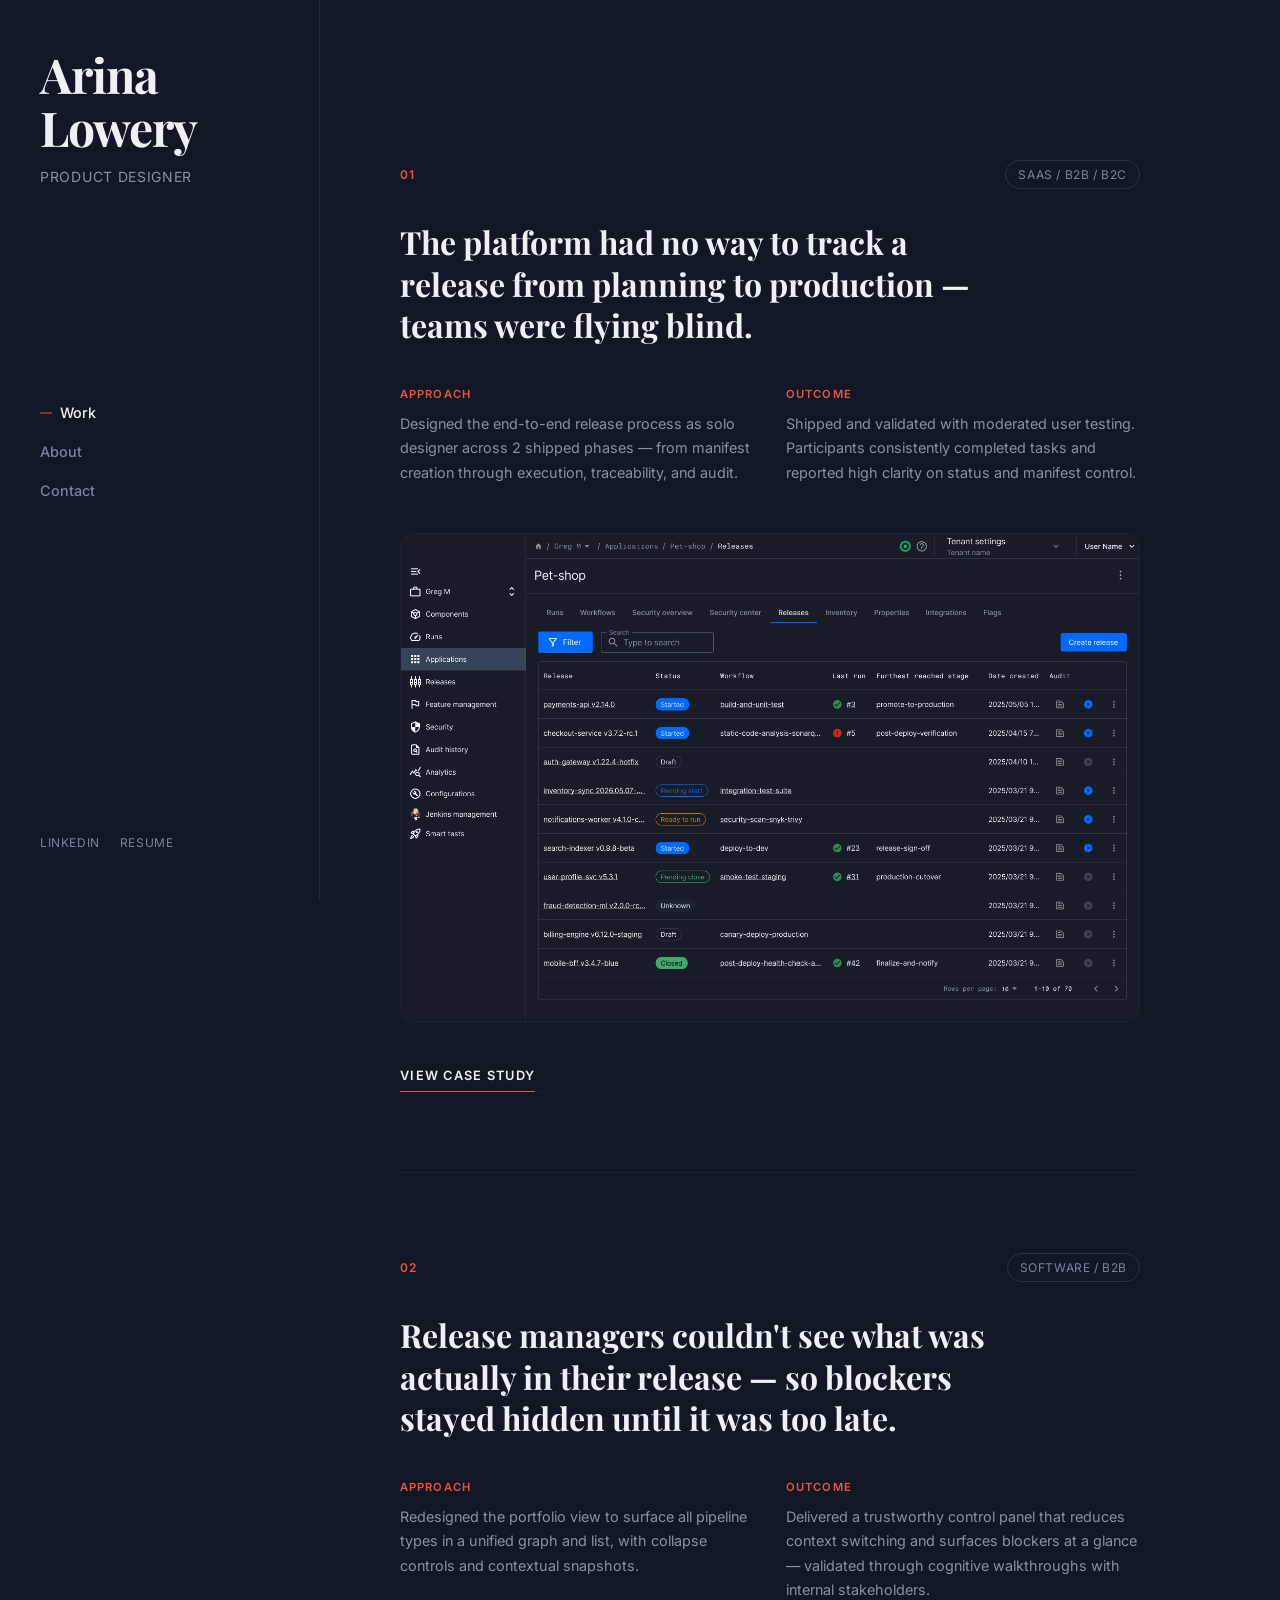
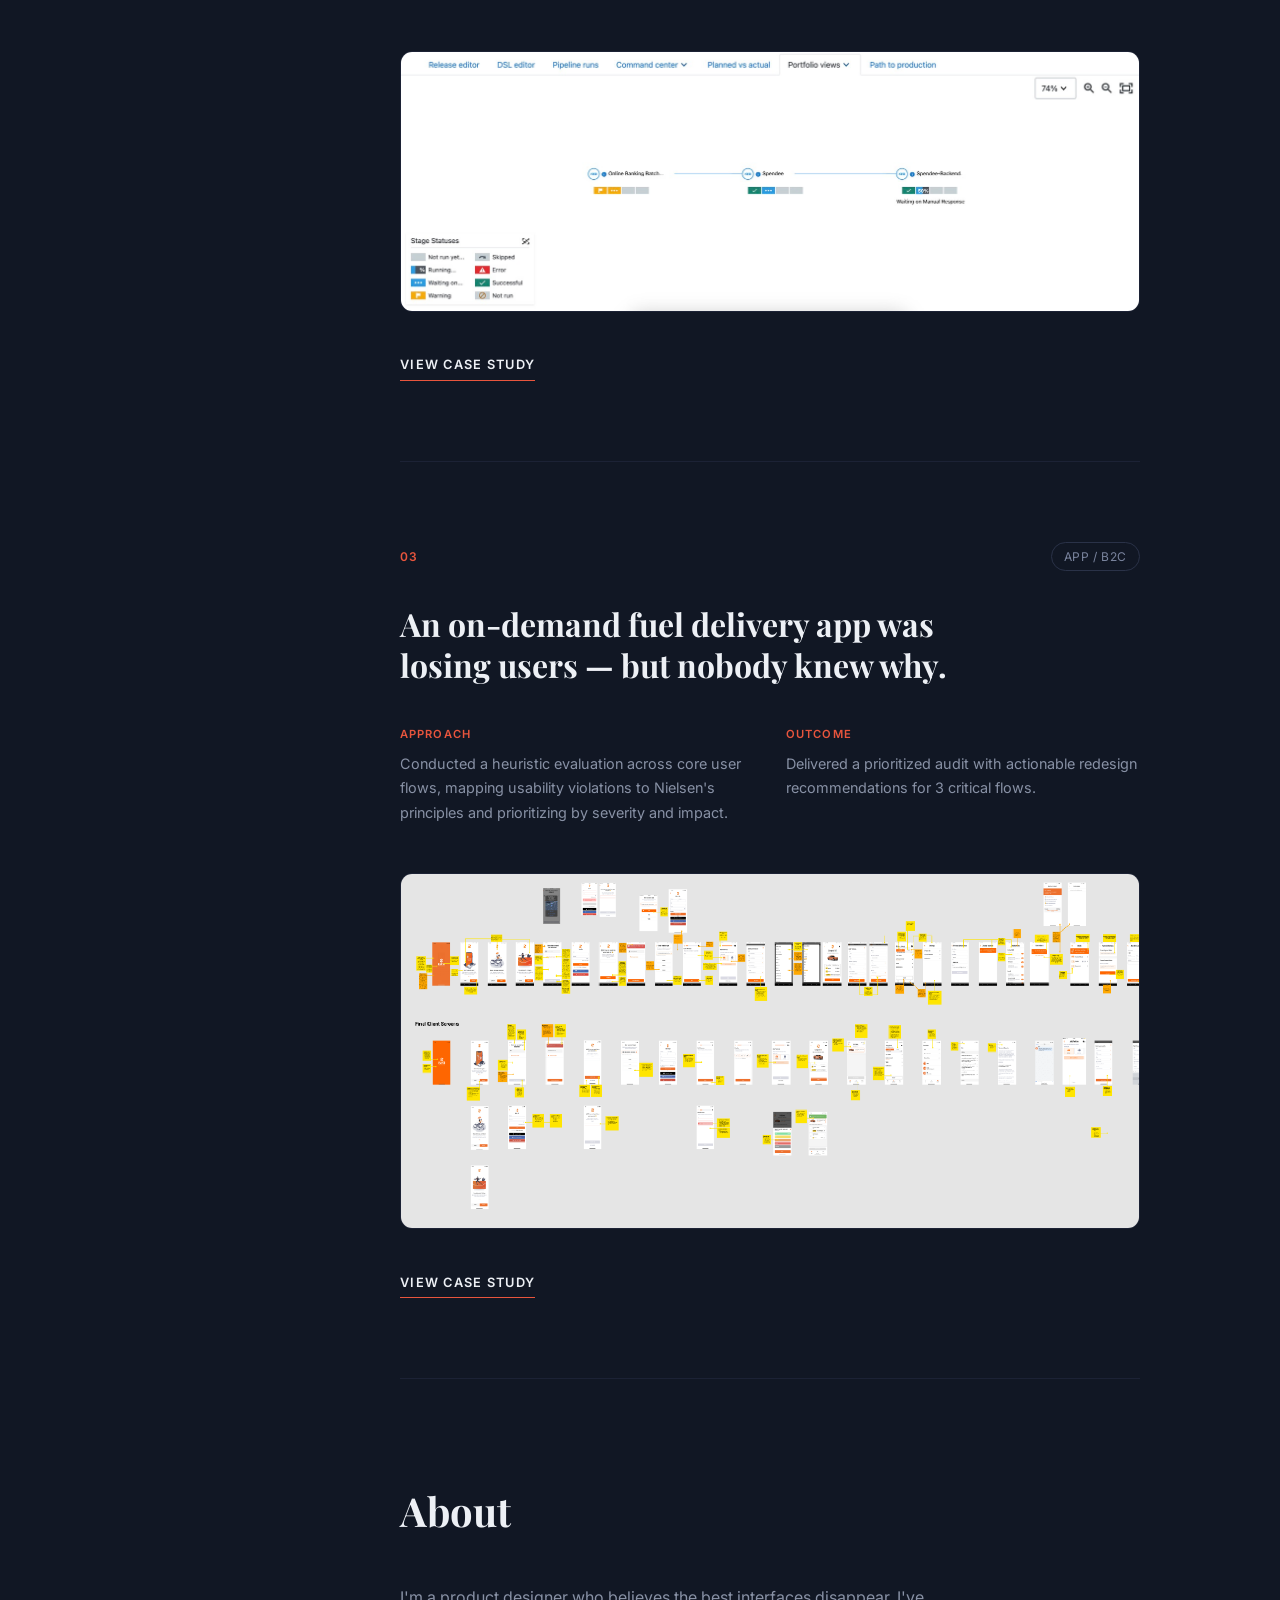
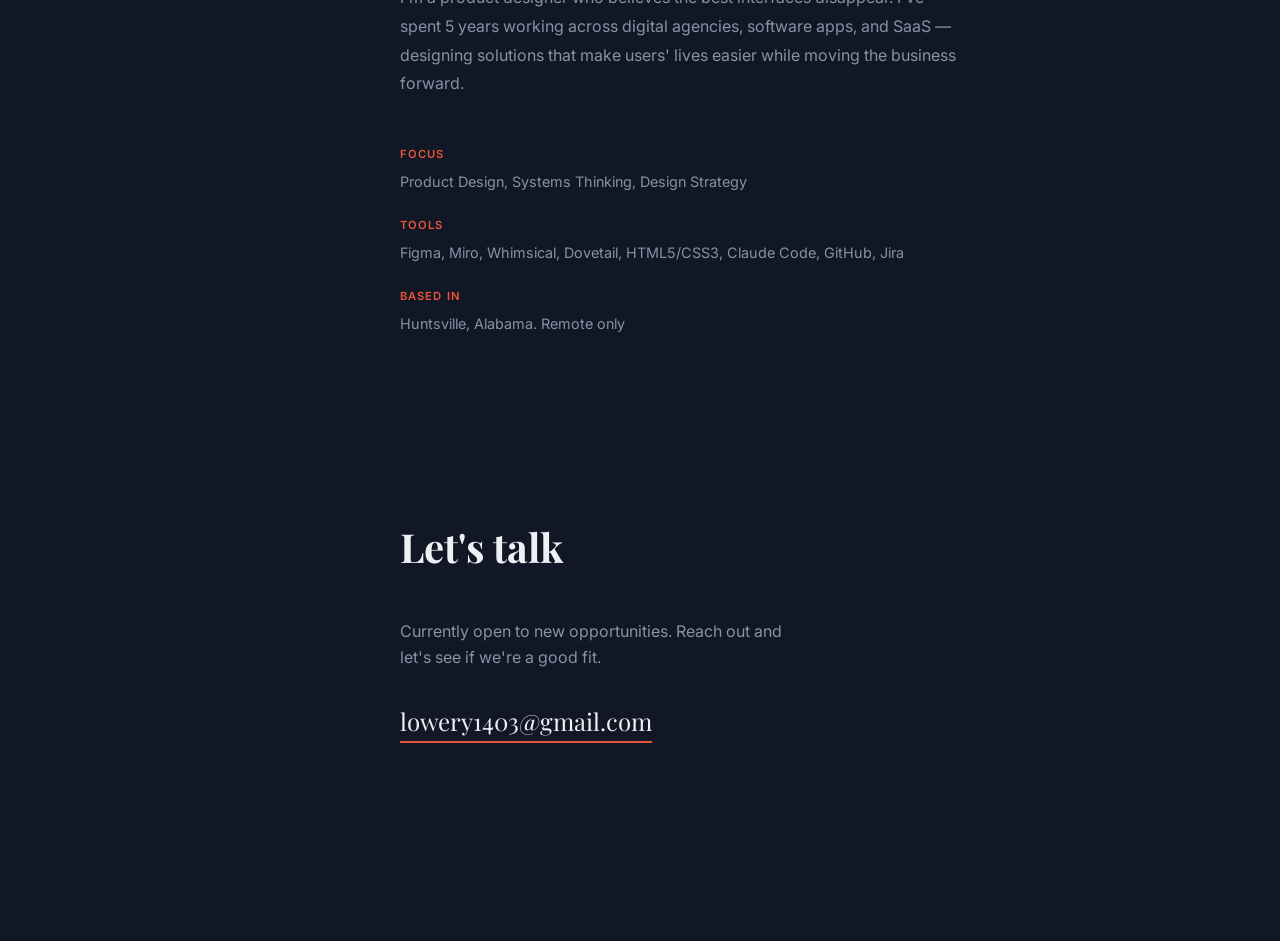
<file: index.html>
<!DOCTYPE html>
<html lang="en">
<head>
  <meta charset="UTF-8">
  <meta name="viewport" content="width=device-width, initial-scale=1.0">
  <title>Arina Lowery — Product Designer</title>
  <link rel="icon" type="image/png" href="favicon.png">
  <link rel="stylesheet" href="styles.css">
  <link rel="preconnect" href="https://fonts.googleapis.com">
  <link rel="preconnect" href="https://fonts.gstatic.com" crossorigin>
  <link href="https://fonts.googleapis.com/css2?family=Inter:wght@300;400;500;600;700&family=Playfair+Display:wght@700&display=swap" rel="stylesheet">
</head>
<body>

  <!-- Fixed Left Panel -->
  <aside class="sidebar">
    <div class="sidebar-content">
      <h1 class="name">Arina<br>Lowery</h1>
      <p class="role">Product Designer</p>
      <nav class="nav">
        <a href="#work" class="nav-link active">Work</a>
        <a href="#about" class="nav-link">About</a>
        <a href="#contact" class="nav-link">Contact</a>
      </nav>
      <div class="sidebar-footer">
        <a href="https://www.linkedin.com/in/arina-lowery-721134218/" class="social-link">LinkedIn</a>
        <a href="resume.arina.lowery.pdf" class="social-link">Resume</a>
      </div>
    </div>
  </aside>

  <!-- Scrollable Right Panel -->
  <main class="content" id="work">

    <!-- Project 1 -->
    <section class="project" data-accent="1">
      <div class="project-header">
        <span class="project-number">01</span>
        <span class="project-tag">SaaS / B2B / B2C</span>
      </div>
      <h2 class="project-problem">The platform had no way to track a release from planning to production — teams were flying blind.</h2>
      <div class="project-summary">
        <div class="summary-item">
          <span class="summary-label">Approach</span>
          <p>Designed the end-to-end release process as solo designer across 2 shipped phases — from manifest creation through execution, traceability, and audit.</p>
        </div>
        <div class="summary-item">
          <span class="summary-label">Outcome</span>
          <p>Shipped and validated with moderated user testing. Participants consistently completed tasks and reported high clarity on status and manifest control.</p>
        </div>
      </div>
      <div class="project-visual">
        <a href="release.html"><img class="project-image" src="images/release/portfolio-release-list.png" alt="Application Release list view"></a>
      </div>
      <a href="release.html" class="project-cta">View Case Study</a>
    </section>

    <!-- Project 2 -->
    <section class="project" data-accent="2">
      <div class="project-header">
        <span class="project-number">02</span>
        <span class="project-tag">Software / B2B</span>
      </div>
      <h2 class="project-problem">Release managers couldn't see what was actually in their release — so blockers stayed hidden until it was too late.</h2>
      <div class="project-summary">
        <div class="summary-item">
          <span class="summary-label">Approach</span>
          <p>Redesigned the portfolio view to surface all pipeline types in a unified graph and list, with collapse controls and contextual snapshots.</p>
        </div>
        <div class="summary-item">
          <span class="summary-label">Outcome</span>
          <p>Delivered a trustworthy control panel that reduces context switching and surfaces blockers at a glance — validated through cognitive walkthroughs with internal stakeholders.</p>
        </div>
      </div>
      <div class="project-visual">
        <a href="pipeline.html"><img class="project-image" src="images/pipeline/CLs6OTUf38B1YPoI.webp" alt="Pipeline visibility portfolio view redesign"></a>
      </div>
      <a href="pipeline.html" class="project-cta">View Case Study</a>
    </section>

    <!-- Project 3 -->
    <section class="project" data-accent="3">
      <div class="project-header">
        <span class="project-number">03</span>
        <span class="project-tag">APP / B2C</span>
      </div>
      <h2 class="project-problem">An on-demand fuel delivery app was losing users — but nobody knew why.</h2>
      <div class="project-summary">
        <div class="summary-item">
          <span class="summary-label">Approach</span>
          <p>Conducted a heuristic evaluation across core user flows, mapping usability violations to Nielsen's principles and prioritizing by severity and impact.</p>
        </div>
        <div class="summary-item">
          <span class="summary-label">Outcome</span>
          <p>Delivered a prioritized audit with actionable redesign recommendations for 3 critical flows.</p>
        </div>
      </div>
      <div class="project-visual">
        <a href="ezfill.html"><img class="project-image" src="images/ezfill/cjhn9gxMWE93QFs5.png" alt="Figma analysis board showing EzFill heuristic evaluation"></a>
      </div>
      <a href="ezfill.html" class="project-cta">View Case Study</a>
    </section>

    <!-- About Section -->
    <section class="about-section" id="about">
      <h2 class="section-title">About</h2>
      <div class="about-content">
        <p class="about-text">I'm a product designer who believes the best interfaces disappear. I've spent 5 years working across digital agencies, software apps, and SaaS — designing solutions that make users' lives easier while moving the business forward.</p>
        <div class="about-details">
          <div class="detail-group">
            <span class="detail-label">Focus</span>
            <p>Product Design, Systems Thinking, Design Strategy</p>
          </div>
          <div class="detail-group">
            <span class="detail-label">Tools</span>
            <p>Figma, Miro, Whimsical, Dovetail, HTML5/CSS3, Claude Code, GitHub, Jira</p>
          </div>
          <div class="detail-group">
            <span class="detail-label">Based in</span>
            <p>Huntsville, Alabama. Remote only</p>
          </div>
        </div>
      </div>
    </section>

    <!-- Contact Section -->
    <section class="contact-section" id="contact">
      <h2 class="section-title">Let's talk</h2>
      <p class="contact-text">Currently open to new opportunities. Reach out and let's see if we're a good fit.</p>
      <a href="mailto:lowery1403@gmail.com" class="contact-email">lowery1403@gmail.com</a>
    </section>

  </main>

  <script src="script.js"></script>
</body>
</html>
</file>
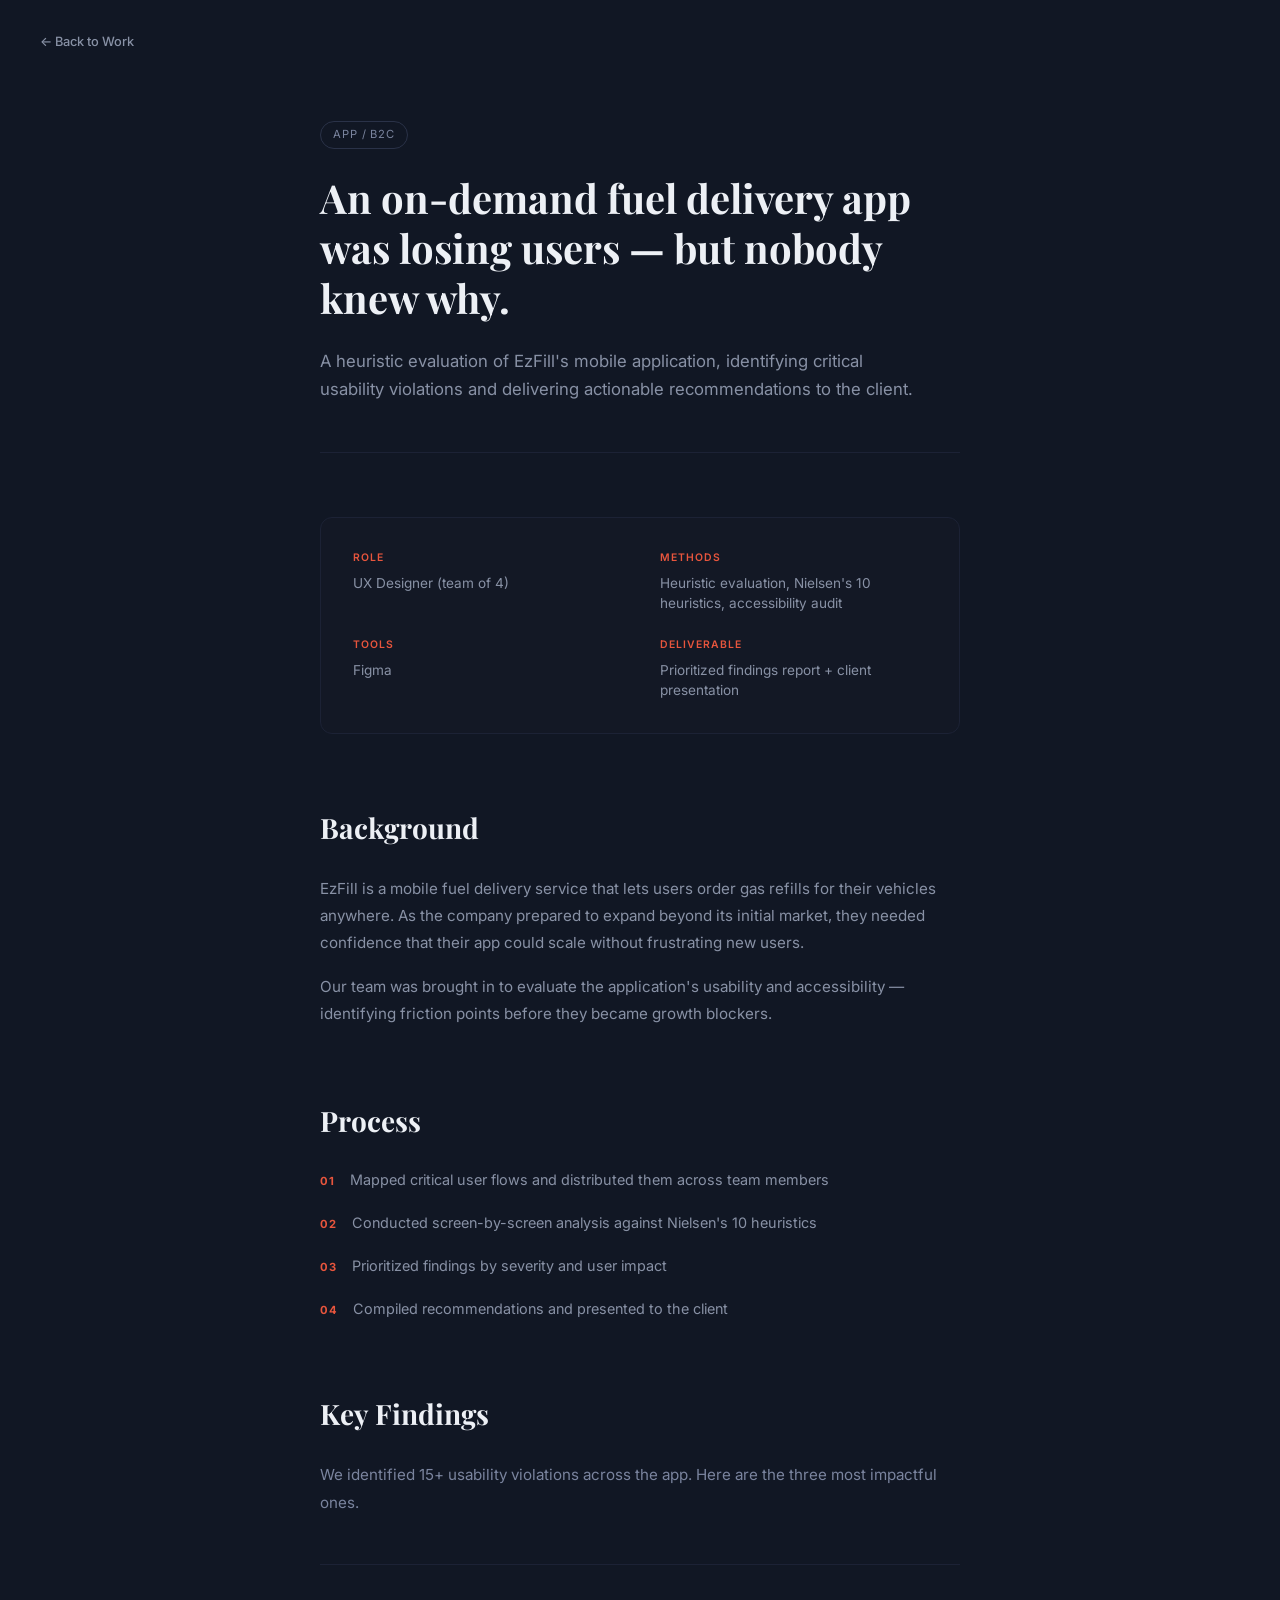
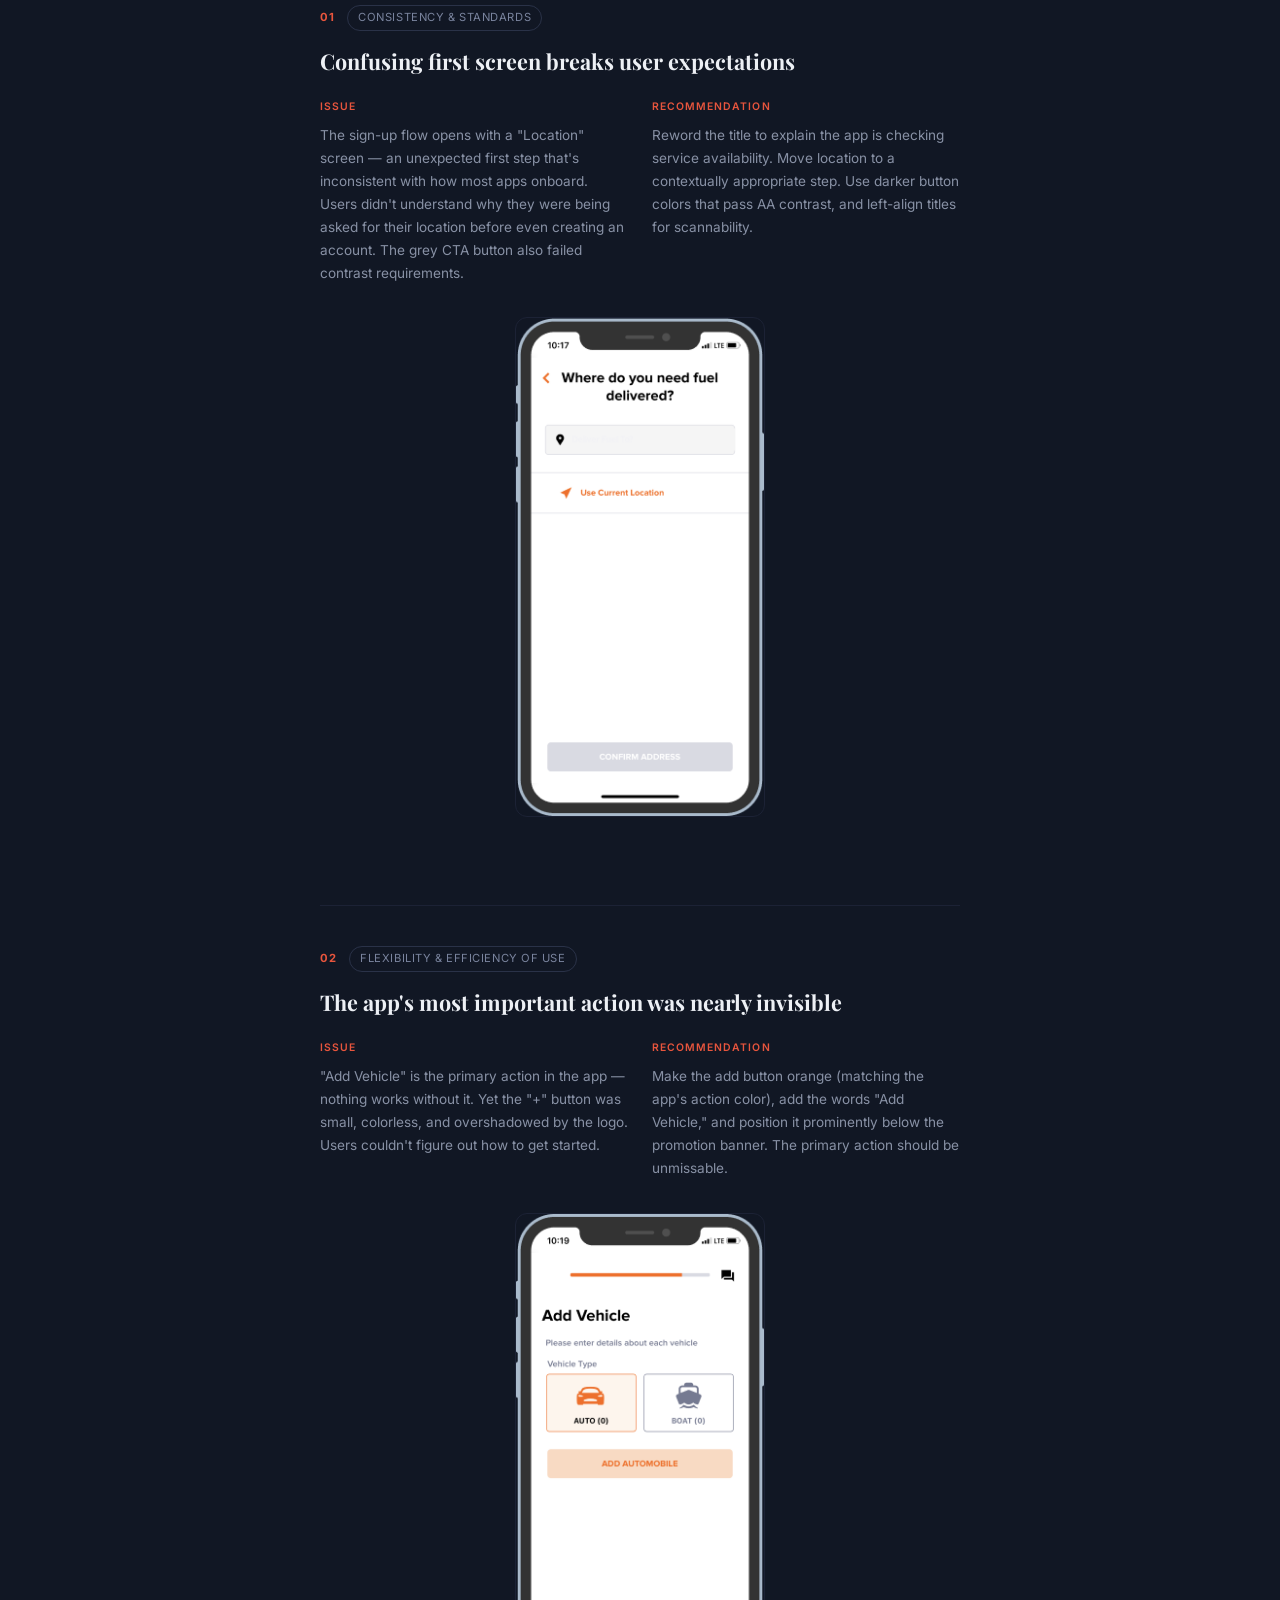
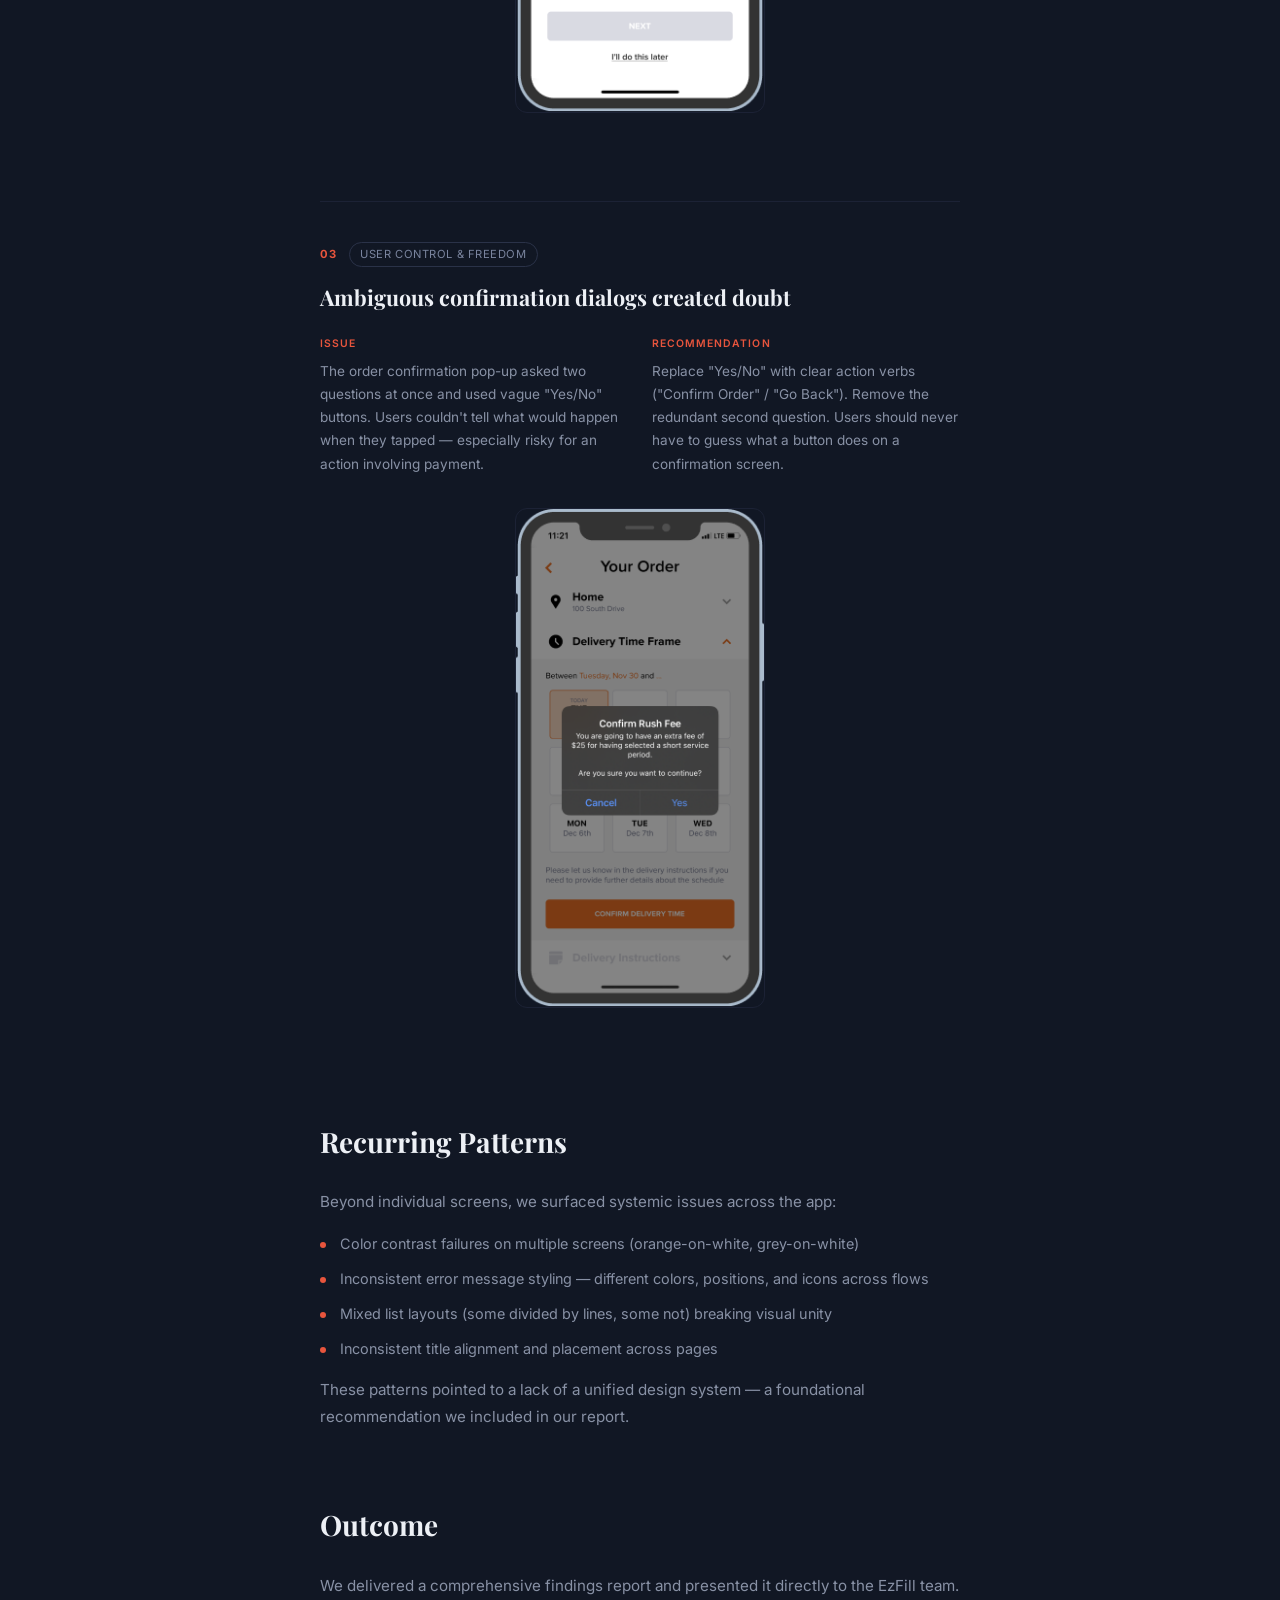
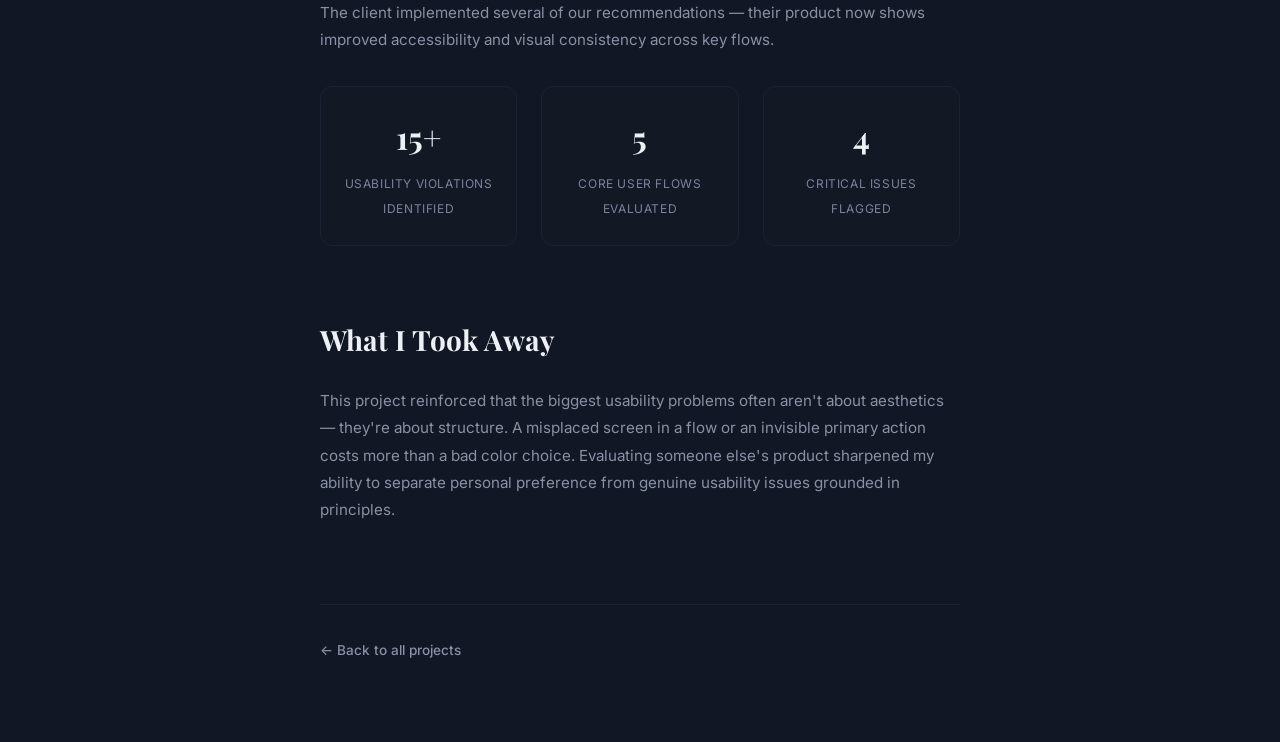
<file: ezfill.html>
<!DOCTYPE html>
<html lang="en">
<head>
  <meta charset="UTF-8">
  <meta name="viewport" content="width=device-width, initial-scale=1.0">
  <title>EzFill Heuristic Evaluation — Arina Lowery</title>
  <link rel="stylesheet" href="styles.css">
  <link rel="stylesheet" href="case-study.css">
  <link rel="preconnect" href="https://fonts.googleapis.com">
  <link rel="preconnect" href="https://fonts.gstatic.com" crossorigin>
  <link href="https://fonts.googleapis.com/css2?family=Inter:wght@300;400;500;600;700&family=Playfair+Display:wght@700&display=swap" rel="stylesheet">
</head>
<body>

  <!-- Back navigation -->
  <a href="index.html" class="back-link">&larr; Back to Work</a>

  <article class="case-study">

    <!-- Hero -->
    <header class="cs-hero">
      <span class="cs-tag">APP / B2C</span>
      <h1 class="cs-title">An on-demand fuel delivery app was losing users — but nobody knew why.</h1>
      <p class="cs-subtitle">A heuristic evaluation of EzFill's mobile application, identifying critical usability violations and delivering actionable recommendations to the client.</p>
    </header>

    <!-- Context Bar -->
    <section class="cs-context">
      <div class="cs-context-item">
        <span class="cs-context-label">Role</span>
        <p>UX Designer (team of 4)</p>
      </div>
      <div class="cs-context-item">
        <span class="cs-context-label">Methods</span>
        <p>Heuristic evaluation, Nielsen's 10 heuristics, accessibility audit</p>
      </div>
      <div class="cs-context-item">
        <span class="cs-context-label">Tools</span>
        <p>Figma</p>
      </div>
      <div class="cs-context-item">
        <span class="cs-context-label">Deliverable</span>
        <p>Prioritized findings report + client presentation</p>
      </div>
    </section>

    <!-- Background -->
    <section class="cs-section">
      <h2 class="cs-section-title">Background</h2>
      <p class="cs-body">EzFill is a mobile fuel delivery service that lets users order gas refills for their vehicles anywhere. As the company prepared to expand beyond its initial market, they needed confidence that their app could scale without frustrating new users.</p>
      <p class="cs-body">Our team was brought in to evaluate the application's usability and accessibility — identifying friction points before they became growth blockers.</p>
    </section>

    <!-- Process -->
    <section class="cs-section">
      <h2 class="cs-section-title">Process</h2>
      <div class="cs-process-steps">
        <div class="cs-step">
          <span class="cs-step-number">01</span>
          <p>Mapped critical user flows and distributed them across team members</p>
        </div>
        <div class="cs-step">
          <span class="cs-step-number">02</span>
          <p>Conducted screen-by-screen analysis against Nielsen's 10 heuristics</p>
        </div>
        <div class="cs-step">
          <span class="cs-step-number">03</span>
          <p>Prioritized findings by severity and user impact</p>
        </div>
        <div class="cs-step">
          <span class="cs-step-number">04</span>
          <p>Compiled recommendations and presented to the client</p>
        </div>
      </div>
    </section>

    <!-- Key Findings -->
    <section class="cs-section">
      <h2 class="cs-section-title">Key Findings</h2>
      <p class="cs-body cs-body--muted">We identified 15+ usability violations across the app. Here are the three most impactful ones.</p>

      <!-- Finding 1 -->
      <div class="cs-finding">
        <div class="cs-finding-header">
          <span class="cs-finding-number">01</span>
          <span class="cs-finding-heuristic">Consistency &amp; Standards</span>
        </div>
        <h3 class="cs-finding-title">Confusing first screen breaks user expectations</h3>
        <div class="cs-finding-body">
          <div class="cs-finding-detail">
            <span class="cs-detail-label">Issue</span>
            <p>The sign-up flow opens with a "Location" screen — an unexpected first step that's inconsistent with how most apps onboard. Users didn't understand why they were being asked for their location before even creating an account. The grey CTA button also failed contrast requirements.</p>
          </div>
          <div class="cs-finding-detail">
            <span class="cs-detail-label">Recommendation</span>
            <p>Reword the title to explain the app is checking service availability. Move location to a contextually appropriate step. Use darker button colors that pass AA contrast, and left-align titles for scannability.</p>
          </div>
        </div>
        <div class="cs-finding-visual">
          <img src="images/ezfill/b8135UPltPu2B2dY.png" alt="EzFill Location screen showing usability issues">
        </div>
      </div>

      <!-- Finding 2 -->
      <div class="cs-finding">
        <div class="cs-finding-header">
          <span class="cs-finding-number">02</span>
          <span class="cs-finding-heuristic">Flexibility &amp; Efficiency of Use</span>
        </div>
        <h3 class="cs-finding-title">The app's most important action was nearly invisible</h3>
        <div class="cs-finding-body">
          <div class="cs-finding-detail">
            <span class="cs-detail-label">Issue</span>
            <p>"Add Vehicle" is the primary action in the app — nothing works without it. Yet the "+" button was small, colorless, and overshadowed by the logo. Users couldn't figure out how to get started.</p>
          </div>
          <div class="cs-finding-detail">
            <span class="cs-detail-label">Recommendation</span>
            <p>Make the add button orange (matching the app's action color), add the words "Add Vehicle," and position it prominently below the promotion banner. The primary action should be unmissable.</p>
          </div>
        </div>
        <div class="cs-finding-visual">
          <img src="images/ezfill/AhTn5H5NTqjeeD0y.png" alt="EzFill Add Vehicle screen showing low visibility of primary action">
        </div>
      </div>

      <!-- Finding 3 -->
      <div class="cs-finding">
        <div class="cs-finding-header">
          <span class="cs-finding-number">03</span>
          <span class="cs-finding-heuristic">User Control &amp; Freedom</span>
        </div>
        <h3 class="cs-finding-title">Ambiguous confirmation dialogs created doubt</h3>
        <div class="cs-finding-body">
          <div class="cs-finding-detail">
            <span class="cs-detail-label">Issue</span>
            <p>The order confirmation pop-up asked two questions at once and used vague "Yes/No" buttons. Users couldn't tell what would happen when they tapped — especially risky for an action involving payment.</p>
          </div>
          <div class="cs-finding-detail">
            <span class="cs-detail-label">Recommendation</span>
            <p>Replace "Yes/No" with clear action verbs ("Confirm Order" / "Go Back"). Remove the redundant second question. Users should never have to guess what a button does on a confirmation screen.</p>
          </div>
        </div>
        <div class="cs-finding-visual">
          <img src="images/ezfill/JMtM1i9B4Aa48Q4e.png" alt="EzFill confirmation dialog with ambiguous Yes/No buttons">
        </div>
      </div>
    </section>

    <!-- Additional Patterns -->
    <section class="cs-section">
      <h2 class="cs-section-title">Recurring Patterns</h2>
      <p class="cs-body">Beyond individual screens, we surfaced systemic issues across the app:</p>
      <ul class="cs-list">
        <li>Color contrast failures on multiple screens (orange-on-white, grey-on-white)</li>
        <li>Inconsistent error message styling — different colors, positions, and icons across flows</li>
        <li>Mixed list layouts (some divided by lines, some not) breaking visual unity</li>
        <li>Inconsistent title alignment and placement across pages</li>
      </ul>
      <p class="cs-body">These patterns pointed to a lack of a unified design system — a foundational recommendation we included in our report.</p>
    </section>

    <!-- Outcome -->
    <section class="cs-section">
      <h2 class="cs-section-title">Outcome</h2>
      <p class="cs-body">We delivered a comprehensive findings report and presented it directly to the EzFill team. The client implemented several of our recommendations — their product now shows improved accessibility and visual consistency across key flows.</p>
      <div class="cs-outcome-grid">
        <div class="cs-outcome-item">
          <span class="cs-outcome-number">15+</span>
          <span class="cs-outcome-label">Usability violations identified</span>
        </div>
        <div class="cs-outcome-item">
          <span class="cs-outcome-number">5</span>
          <span class="cs-outcome-label">Core user flows evaluated</span>
        </div>
        <div class="cs-outcome-item">
          <span class="cs-outcome-number">4</span>
          <span class="cs-outcome-label">Critical issues flagged</span>
        </div>
      </div>
    </section>

    <!-- Reflection -->
    <section class="cs-section">
      <h2 class="cs-section-title">What I Took Away</h2>
      <p class="cs-body">This project reinforced that the biggest usability problems often aren't about aesthetics — they're about structure. A misplaced screen in a flow or an invisible primary action costs more than a bad color choice. Evaluating someone else's product sharpened my ability to separate personal preference from genuine usability issues grounded in principles.</p>
    </section>

    <!-- Footer nav -->
    <nav class="cs-footer-nav">
      <a href="index.html" class="cs-footer-link">&larr; Back to all projects</a>
    </nav>

  </article>

  <script src="case-study.js"></script>
</body>
</html>
</file>
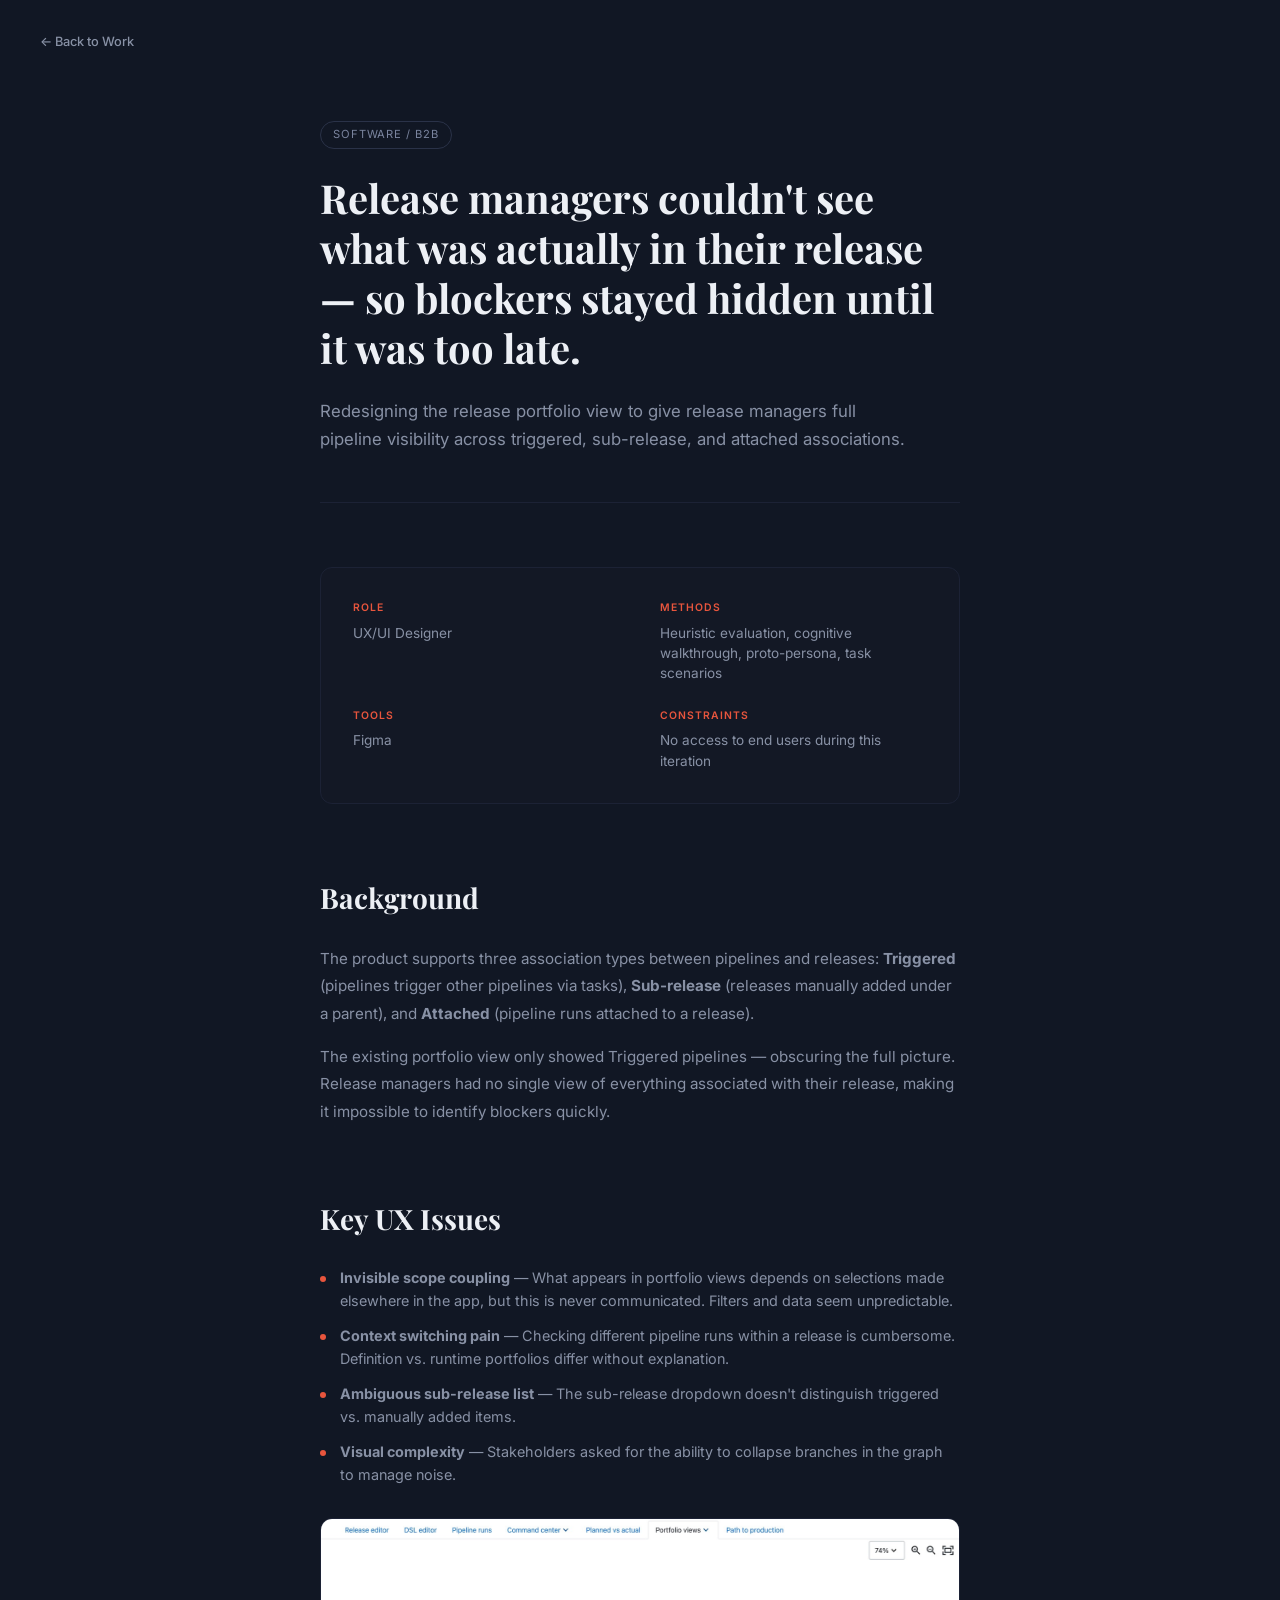
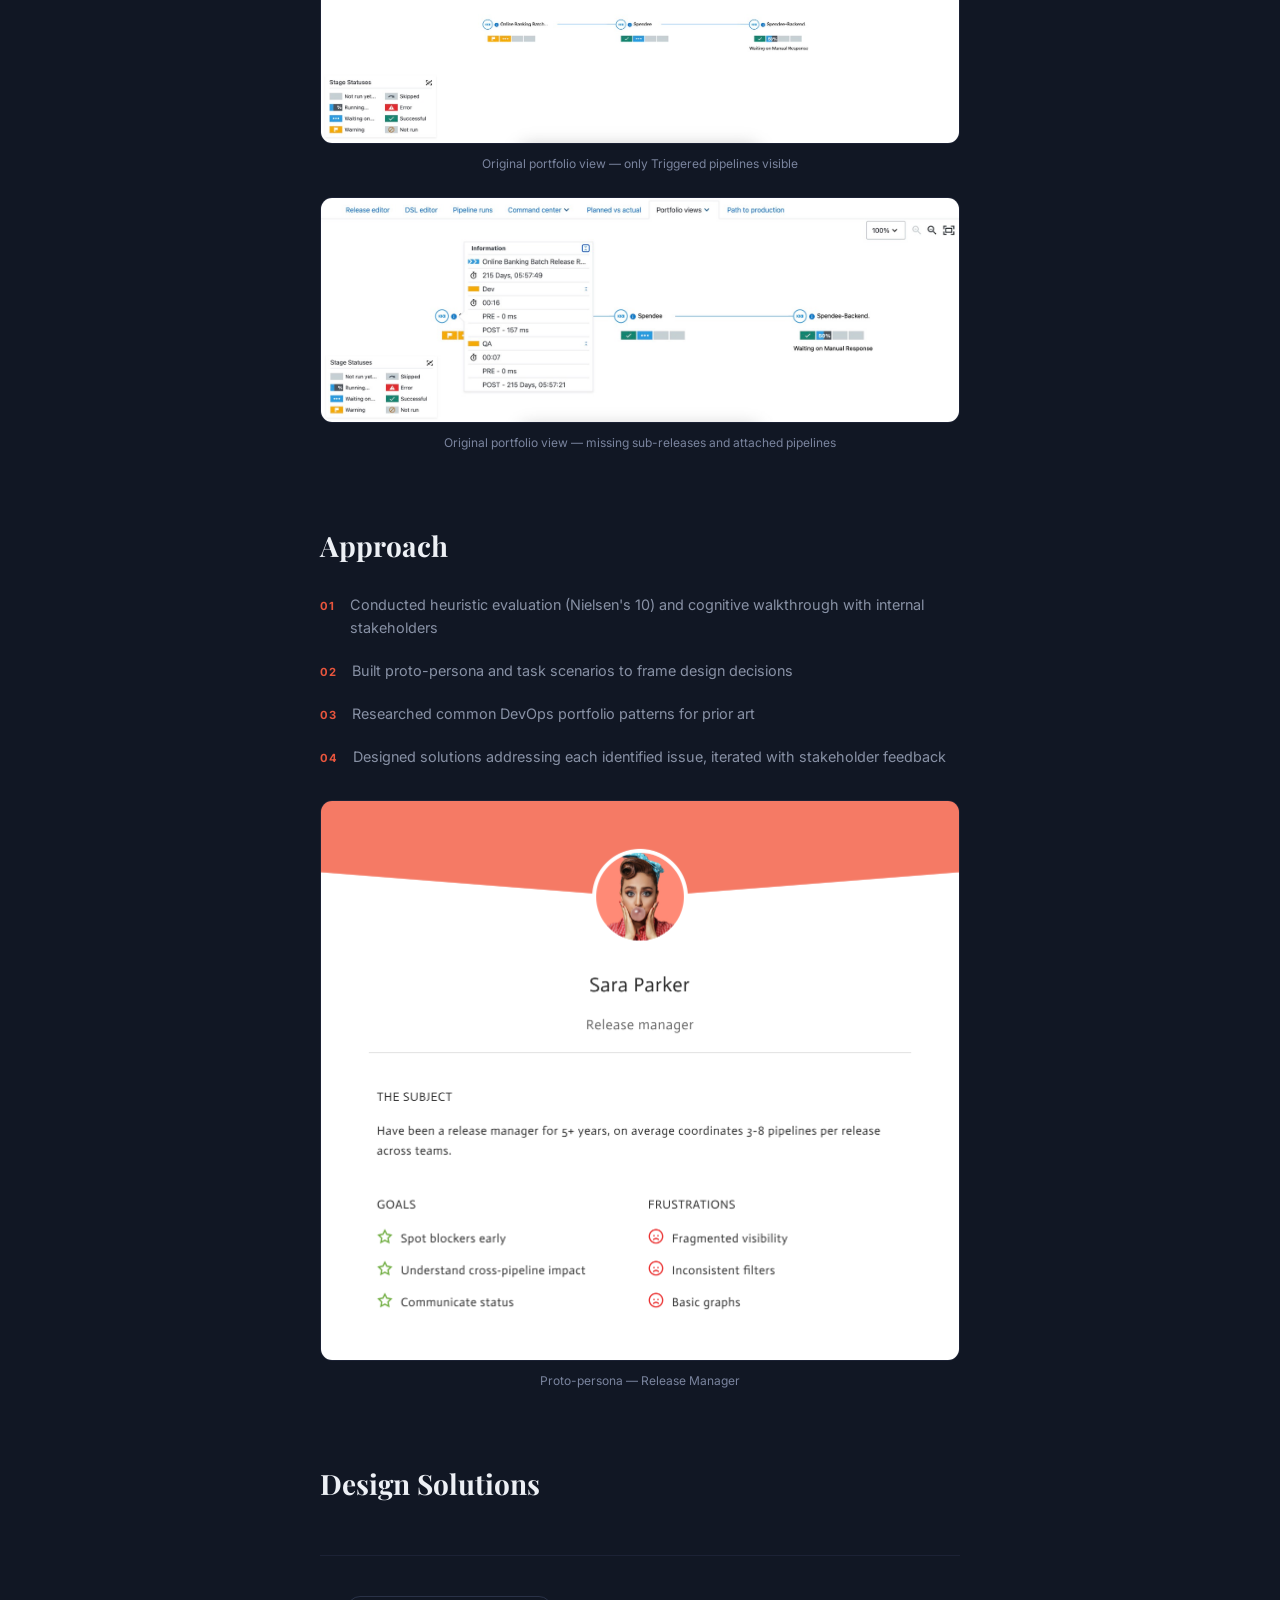
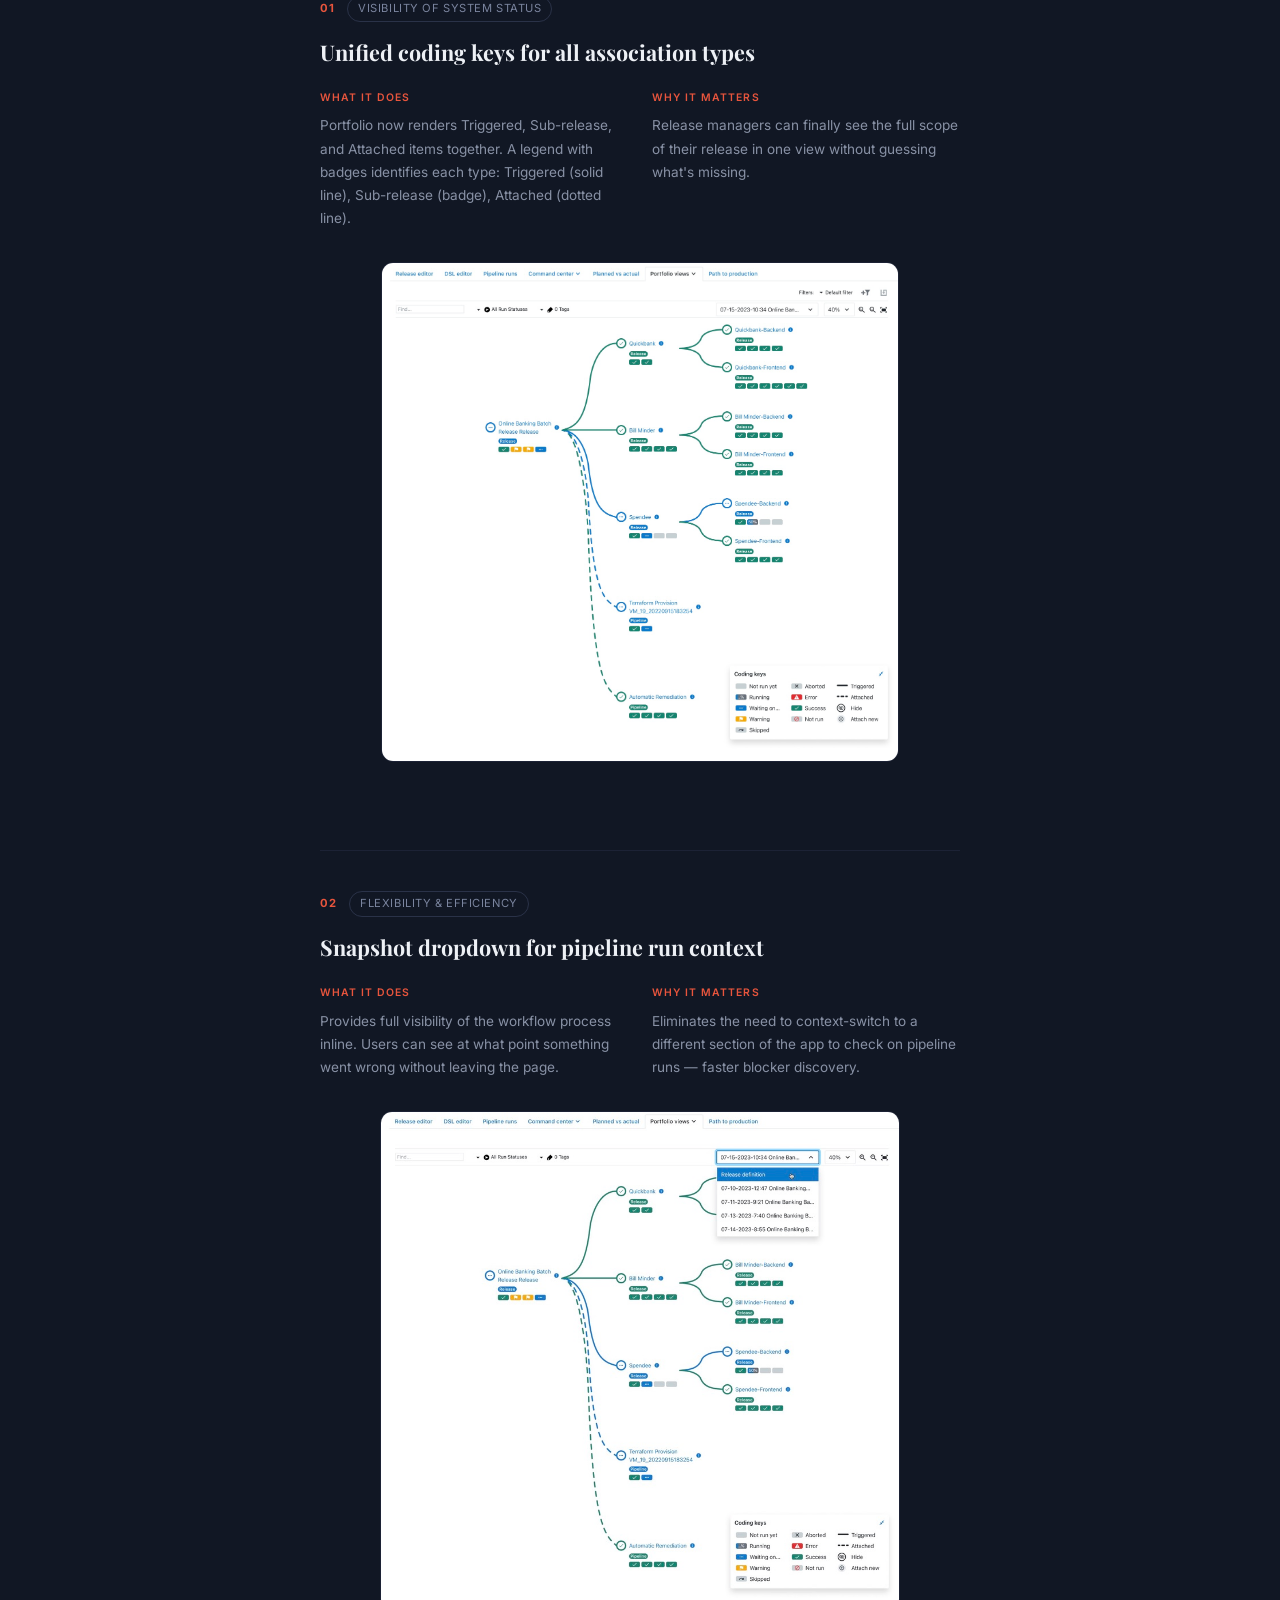
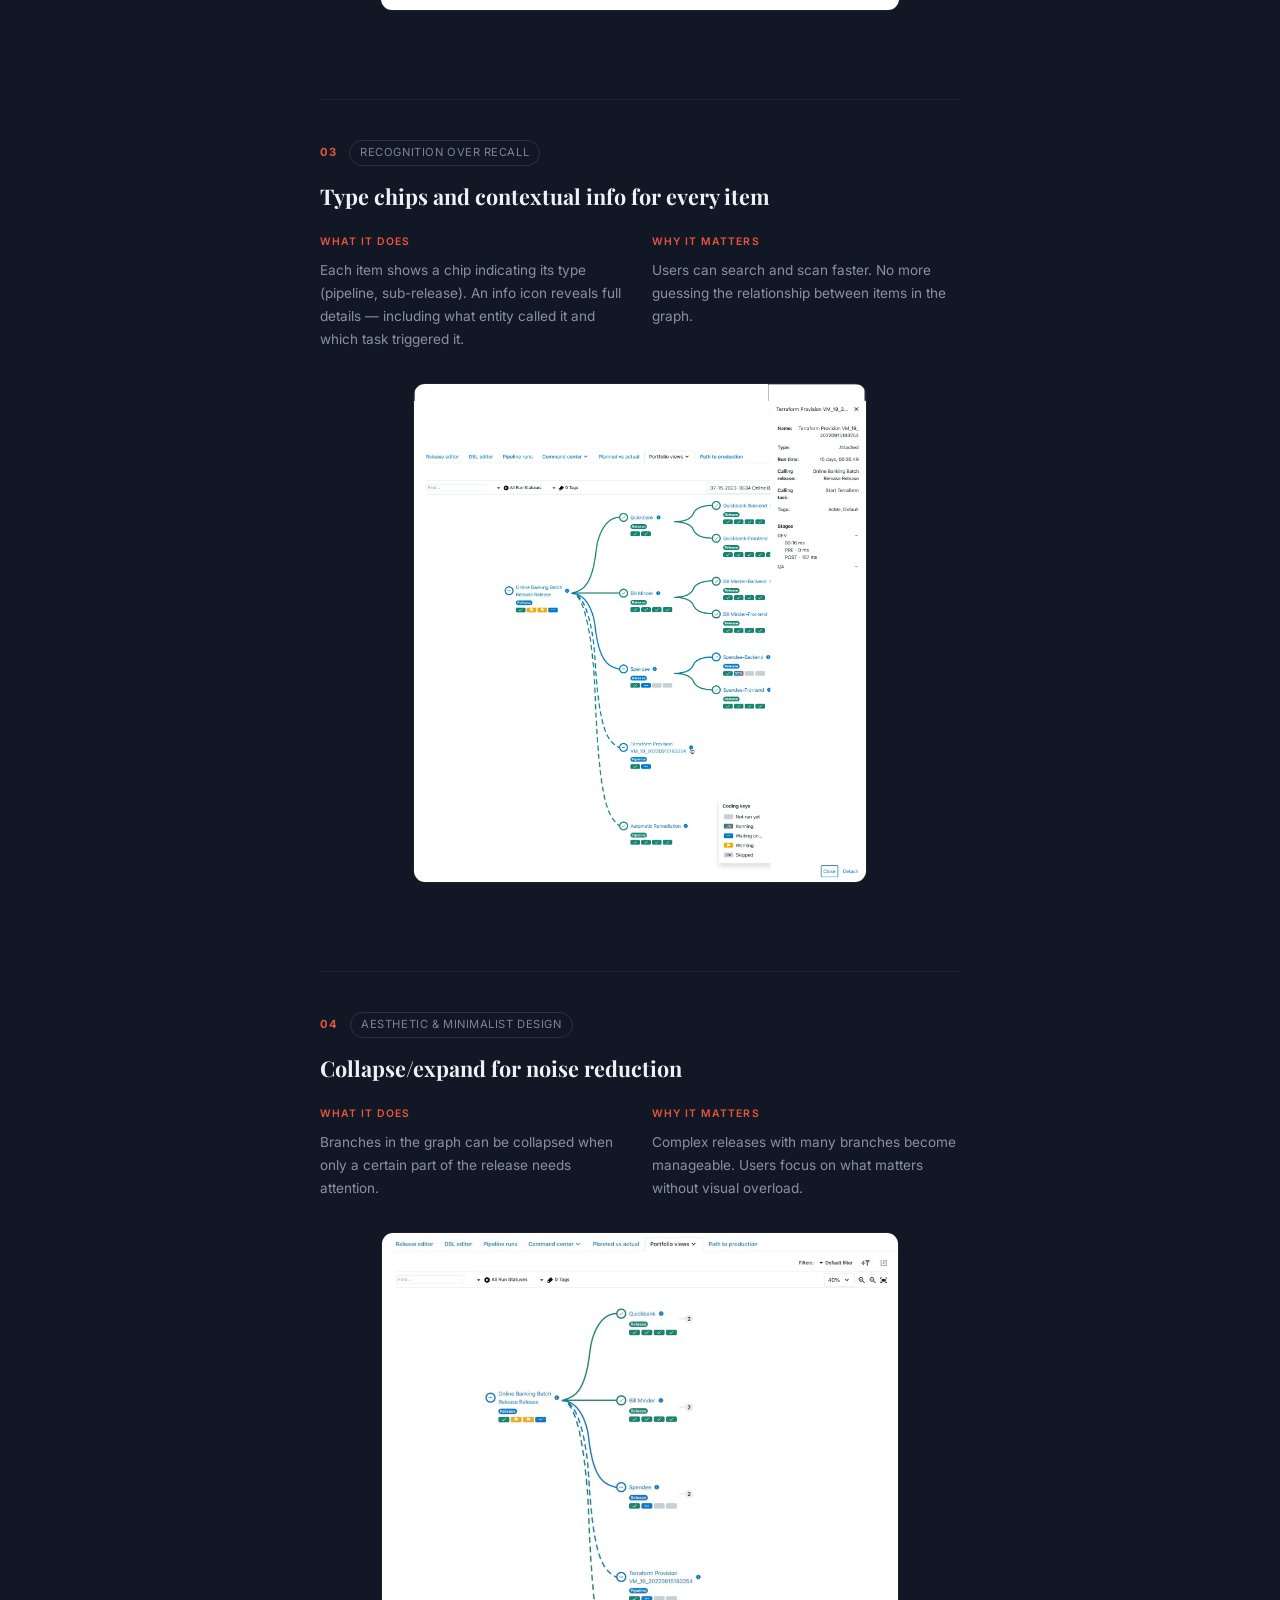
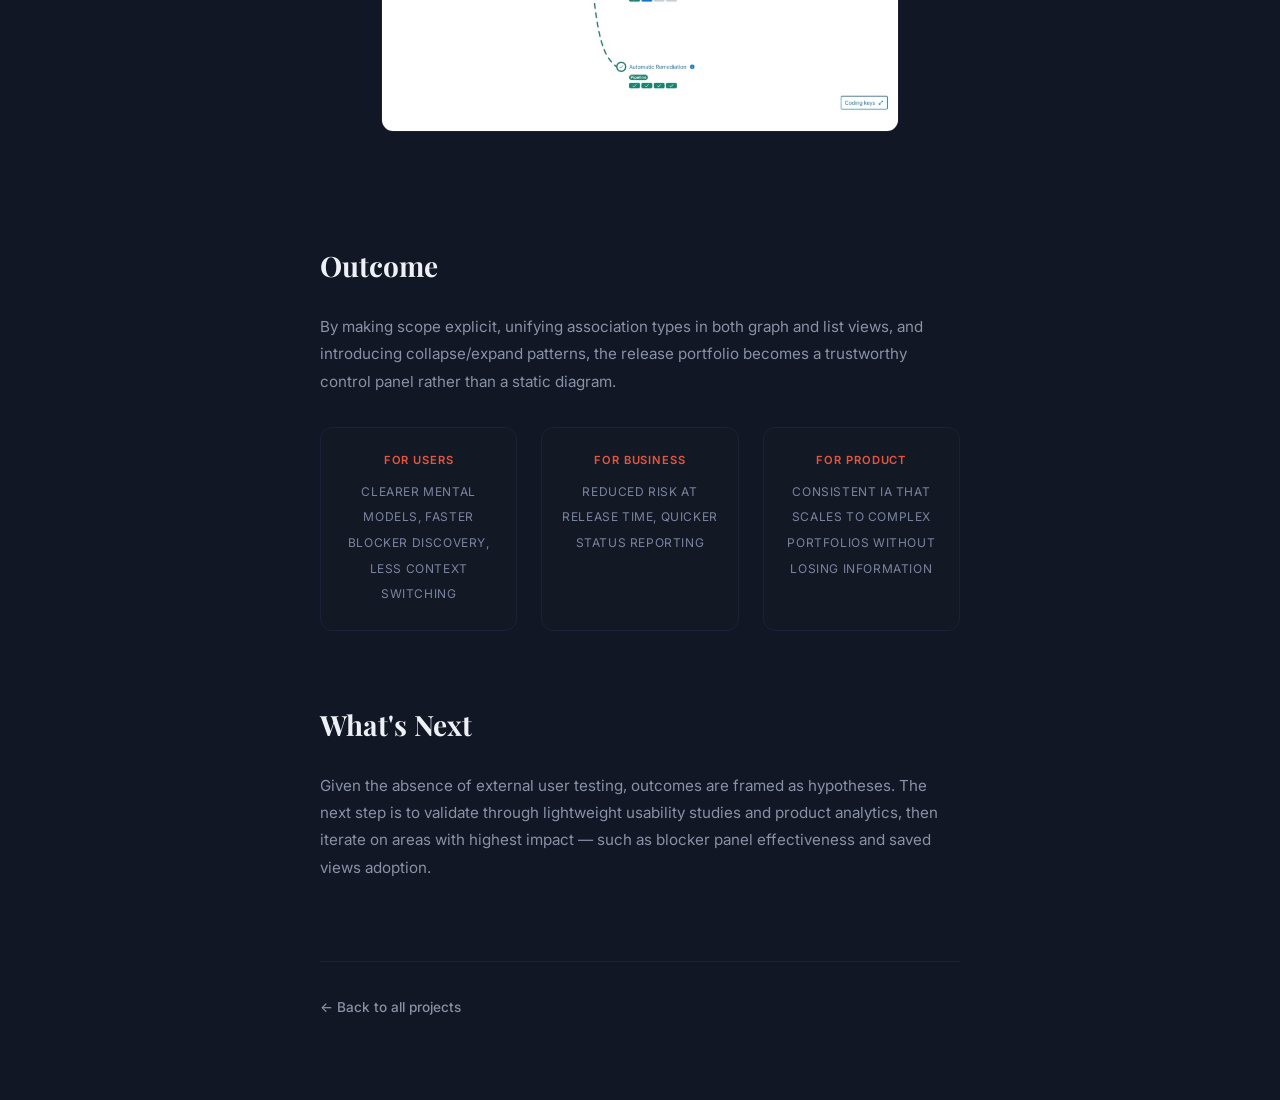
<file: pipeline.html>
<!DOCTYPE html>
<html lang="en">
<head>
  <meta charset="UTF-8">
  <meta name="viewport" content="width=device-width, initial-scale=1.0">
  <title>Pipeline Visibility — Arina Lowery</title>
  <link rel="stylesheet" href="styles.css">
  <link rel="stylesheet" href="case-study.css">
  <link rel="preconnect" href="https://fonts.googleapis.com">
  <link rel="preconnect" href="https://fonts.gstatic.com" crossorigin>
  <link href="https://fonts.googleapis.com/css2?family=Inter:wght@300;400;500;600;700&family=Playfair+Display:wght@700&display=swap" rel="stylesheet">
</head>
<body>

  <a href="index.html" class="back-link">&larr; Back to Work</a>

  <article class="case-study">

    <!-- Hero -->
    <header class="cs-hero">
      <span class="cs-tag">Software / B2B</span>
      <h1 class="cs-title">Release managers couldn't see what was actually in their release — so blockers stayed hidden until it was too late.</h1>
      <p class="cs-subtitle">Redesigning the release portfolio view to give release managers full pipeline visibility across triggered, sub-release, and attached associations.</p>
    </header>

    <!-- Context Bar -->
    <section class="cs-context">
      <div class="cs-context-item">
        <span class="cs-context-label">Role</span>
        <p>UX/UI Designer</p>
      </div>
      <div class="cs-context-item">
        <span class="cs-context-label">Methods</span>
        <p>Heuristic evaluation, cognitive walkthrough, proto-persona, task scenarios</p>
      </div>
      <div class="cs-context-item">
        <span class="cs-context-label">Tools</span>
        <p>Figma</p>
      </div>
      <div class="cs-context-item">
        <span class="cs-context-label">Constraints</span>
        <p>No access to end users during this iteration</p>
      </div>
    </section>

    <!-- Background -->
    <section class="cs-section">
      <h2 class="cs-section-title">Background</h2>
      <p class="cs-body">The product supports three association types between pipelines and releases: <strong>Triggered</strong> (pipelines trigger other pipelines via tasks), <strong>Sub-release</strong> (releases manually added under a parent), and <strong>Attached</strong> (pipeline runs attached to a release).</p>
      <p class="cs-body">The existing portfolio view only showed Triggered pipelines — obscuring the full picture. Release managers had no single view of everything associated with their release, making it impossible to identify blockers quickly.</p>
    </section>

    <!-- Problem -->
    <section class="cs-section">
      <h2 class="cs-section-title">Key UX Issues</h2>
      <ul class="cs-list">
        <li><strong>Invisible scope coupling</strong> — What appears in portfolio views depends on selections made elsewhere in the app, but this is never communicated. Filters and data seem unpredictable.</li>
        <li><strong>Context switching pain</strong> — Checking different pipeline runs within a release is cumbersome. Definition vs. runtime portfolios differ without explanation.</li>
        <li><strong>Ambiguous sub-release list</strong> — The sub-release dropdown doesn't distinguish triggered vs. manually added items.</li>
        <li><strong>Visual complexity</strong> — Stakeholders asked for the ability to collapse branches in the graph to manage noise.</li>
      </ul>
      <div class="cs-image-group">
        <figure class="cs-figure">
          <img src="images/pipeline/CLs6OTUf38B1YPoI.webp" alt="Original portfolio view showing limited pipeline visibility">
          <figcaption>Original portfolio view — only Triggered pipelines visible</figcaption>
        </figure>
        <figure class="cs-figure">
          <img src="images/pipeline/fHOm0OGVST41WXWI.webp" alt="Second view of original portfolio limitations">
          <figcaption>Original portfolio view — missing sub-releases and attached pipelines</figcaption>
        </figure>
      </div>
    </section>

    <!-- Process -->
    <section class="cs-section">
      <h2 class="cs-section-title">Approach</h2>
      <div class="cs-process-steps">
        <div class="cs-step">
          <span class="cs-step-number">01</span>
          <p>Conducted heuristic evaluation (Nielsen's 10) and cognitive walkthrough with internal stakeholders</p>
        </div>
        <div class="cs-step">
          <span class="cs-step-number">02</span>
          <p>Built proto-persona and task scenarios to frame design decisions</p>
        </div>
        <div class="cs-step">
          <span class="cs-step-number">03</span>
          <p>Researched common DevOps portfolio patterns for prior art</p>
        </div>
        <div class="cs-step">
          <span class="cs-step-number">04</span>
          <p>Designed solutions addressing each identified issue, iterated with stakeholder feedback</p>
        </div>
      </div>
      <div class="cs-image-group">
        <figure class="cs-figure">
          <img src="images/pipeline/kt4HzVIW4G7EfWMA.webp" alt="Proto-persona for release manager">
          <figcaption>Proto-persona — Release Manager</figcaption>
        </figure>
      </div>
    </section>

    <!-- Solutions -->
    <section class="cs-section">
      <h2 class="cs-section-title">Design Solutions</h2>

      <!-- Solution 1 -->
      <div class="cs-finding">
        <div class="cs-finding-header">
          <span class="cs-finding-number">01</span>
          <span class="cs-finding-heuristic">Visibility of System Status</span>
        </div>
        <h3 class="cs-finding-title">Unified coding keys for all association types</h3>
        <div class="cs-finding-body">
          <div class="cs-finding-detail">
            <span class="cs-detail-label">What it does</span>
            <p>Portfolio now renders Triggered, Sub-release, and Attached items together. A legend with badges identifies each type: Triggered (solid line), Sub-release (badge), Attached (dotted line).</p>
          </div>
          <div class="cs-finding-detail">
            <span class="cs-detail-label">Why it matters</span>
            <p>Release managers can finally see the full scope of their release in one view without guessing what's missing.</p>
          </div>
        </div>
        <div class="cs-finding-visual">
          <img src="images/pipeline/CNWrT8gnhpcX7cFT.webp" alt="Updated coding keys showing all pipeline types">
        </div>
      </div>

      <!-- Solution 2 -->
      <div class="cs-finding">
        <div class="cs-finding-header">
          <span class="cs-finding-number">02</span>
          <span class="cs-finding-heuristic">Flexibility &amp; Efficiency</span>
        </div>
        <h3 class="cs-finding-title">Snapshot dropdown for pipeline run context</h3>
        <div class="cs-finding-body">
          <div class="cs-finding-detail">
            <span class="cs-detail-label">What it does</span>
            <p>Provides full visibility of the workflow process inline. Users can see at what point something went wrong without leaving the page.</p>
          </div>
          <div class="cs-finding-detail">
            <span class="cs-detail-label">Why it matters</span>
            <p>Eliminates the need to context-switch to a different section of the app to check on pipeline runs — faster blocker discovery.</p>
          </div>
        </div>
        <div class="cs-finding-visual">
          <img src="images/pipeline/9btj4OvKw9SB8D3E.webp" alt="Snapshot dropdown showing pipeline run details">
        </div>
      </div>

      <!-- Solution 3 -->
      <div class="cs-finding">
        <div class="cs-finding-header">
          <span class="cs-finding-number">03</span>
          <span class="cs-finding-heuristic">Recognition over Recall</span>
        </div>
        <h3 class="cs-finding-title">Type chips and contextual info for every item</h3>
        <div class="cs-finding-body">
          <div class="cs-finding-detail">
            <span class="cs-detail-label">What it does</span>
            <p>Each item shows a chip indicating its type (pipeline, sub-release). An info icon reveals full details — including what entity called it and which task triggered it.</p>
          </div>
          <div class="cs-finding-detail">
            <span class="cs-detail-label">Why it matters</span>
            <p>Users can search and scan faster. No more guessing the relationship between items in the graph.</p>
          </div>
        </div>
        <div class="cs-finding-visual">
          <img src="images/pipeline/Tg5qxZvUi9pOgwq4.webp" alt="Updated release information with type chips">
        </div>
      </div>

      <!-- Solution 4 -->
      <div class="cs-finding">
        <div class="cs-finding-header">
          <span class="cs-finding-number">04</span>
          <span class="cs-finding-heuristic">Aesthetic &amp; Minimalist Design</span>
        </div>
        <h3 class="cs-finding-title">Collapse/expand for noise reduction</h3>
        <div class="cs-finding-body">
          <div class="cs-finding-detail">
            <span class="cs-detail-label">What it does</span>
            <p>Branches in the graph can be collapsed when only a certain part of the release needs attention.</p>
          </div>
          <div class="cs-finding-detail">
            <span class="cs-detail-label">Why it matters</span>
            <p>Complex releases with many branches become manageable. Users focus on what matters without visual overload.</p>
          </div>
        </div>
        <div class="cs-finding-visual">
          <img src="images/pipeline/EMObRHleVCB4kGQT.webp" alt="Collapsed branches reducing visual noise">
        </div>
      </div>
    </section>

    <!-- Outcome -->
    <section class="cs-section">
      <h2 class="cs-section-title">Outcome</h2>
      <p class="cs-body">By making scope explicit, unifying association types in both graph and list views, and introducing collapse/expand patterns, the release portfolio becomes a trustworthy control panel rather than a static diagram.</p>
      <div class="cs-outcome-grid">
        <div class="cs-outcome-item">
          <span class="cs-outcome-number cs-outcome-number--small">For users</span>
          <span class="cs-outcome-label">Clearer mental models, faster blocker discovery, less context switching</span>
        </div>
        <div class="cs-outcome-item">
          <span class="cs-outcome-number cs-outcome-number--small">For business</span>
          <span class="cs-outcome-label">Reduced risk at release time, quicker status reporting</span>
        </div>
        <div class="cs-outcome-item">
          <span class="cs-outcome-number cs-outcome-number--small">For product</span>
          <span class="cs-outcome-label">Consistent IA that scales to complex portfolios without losing information</span>
        </div>
      </div>
    </section>

    <!-- Next Steps -->
    <section class="cs-section">
      <h2 class="cs-section-title">What's Next</h2>
      <p class="cs-body">Given the absence of external user testing, outcomes are framed as hypotheses. The next step is to validate through lightweight usability studies and product analytics, then iterate on areas with highest impact — such as blocker panel effectiveness and saved views adoption.</p>
    </section>

    <!-- Footer nav -->
    <nav class="cs-footer-nav">
      <a href="index.html" class="cs-footer-link">&larr; Back to all projects</a>
    </nav>

  </article>

  <script src="case-study.js"></script>
</body>
</html>
</file>
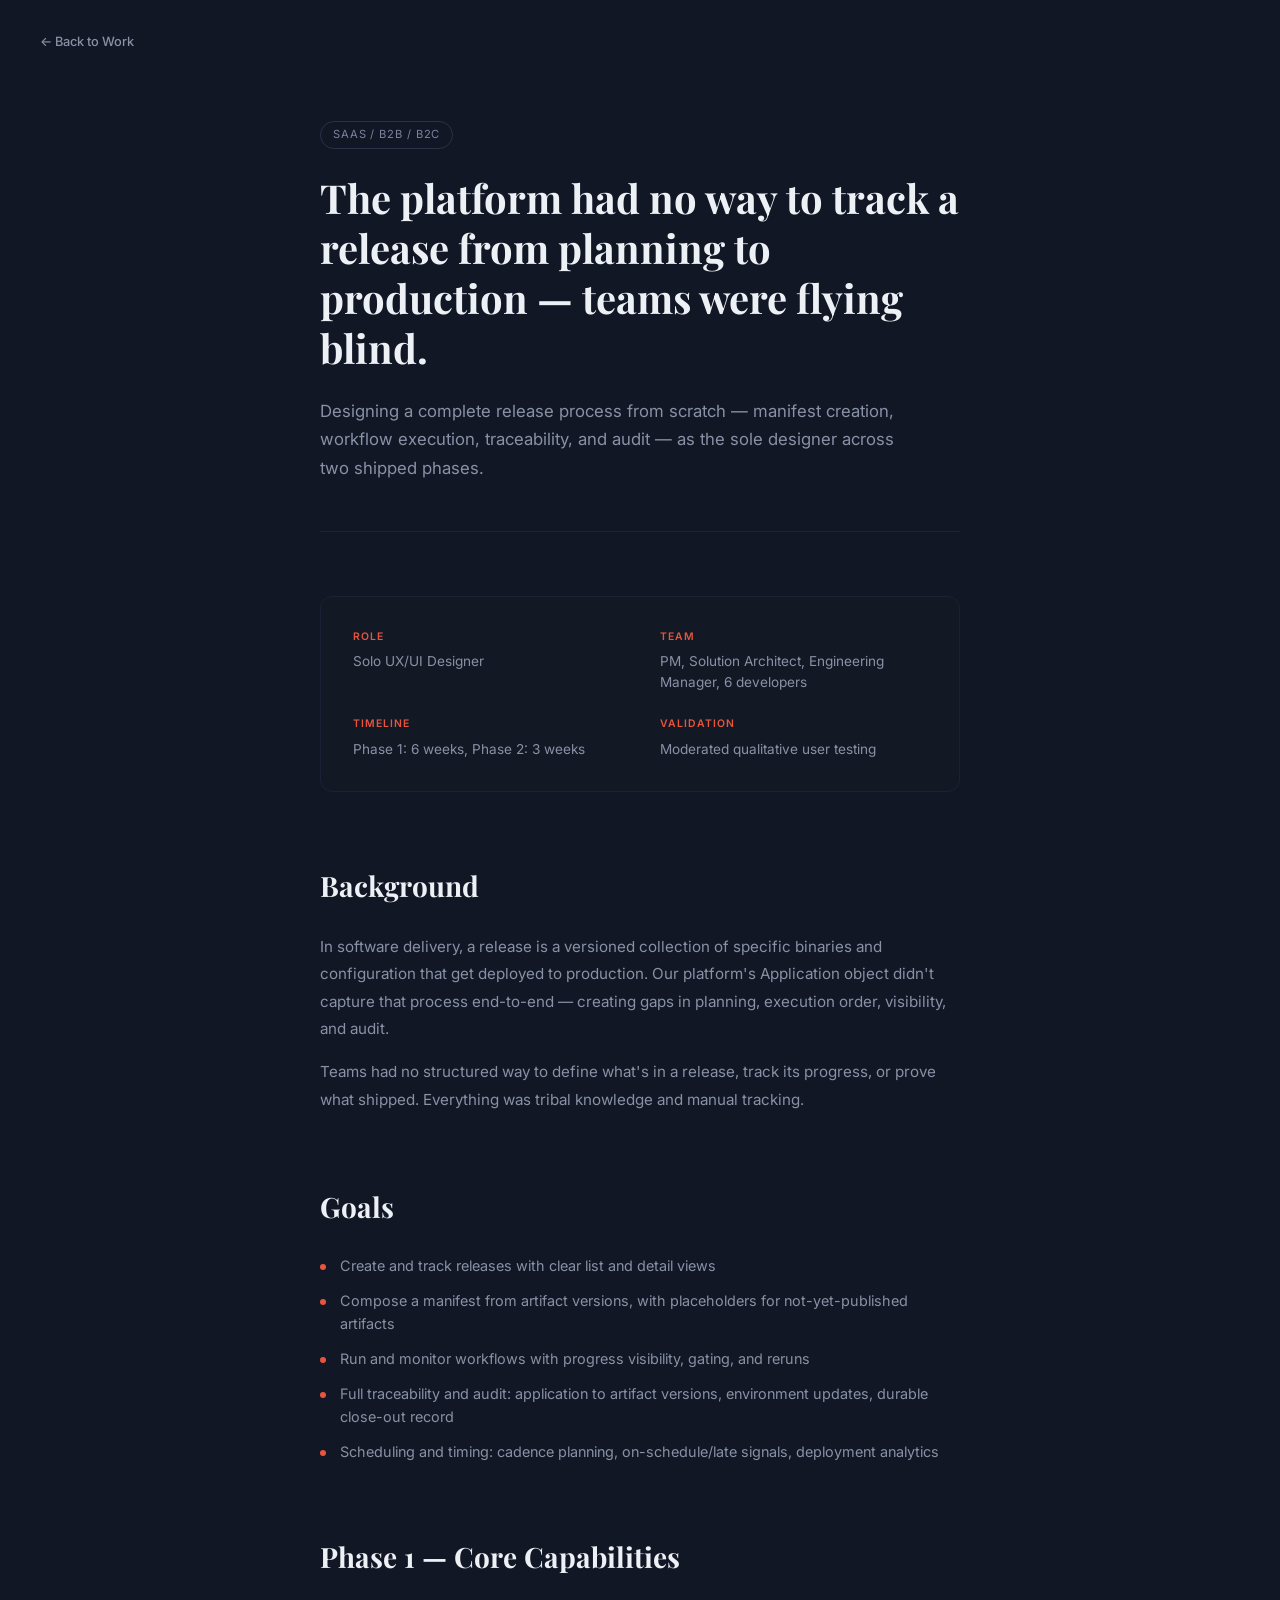
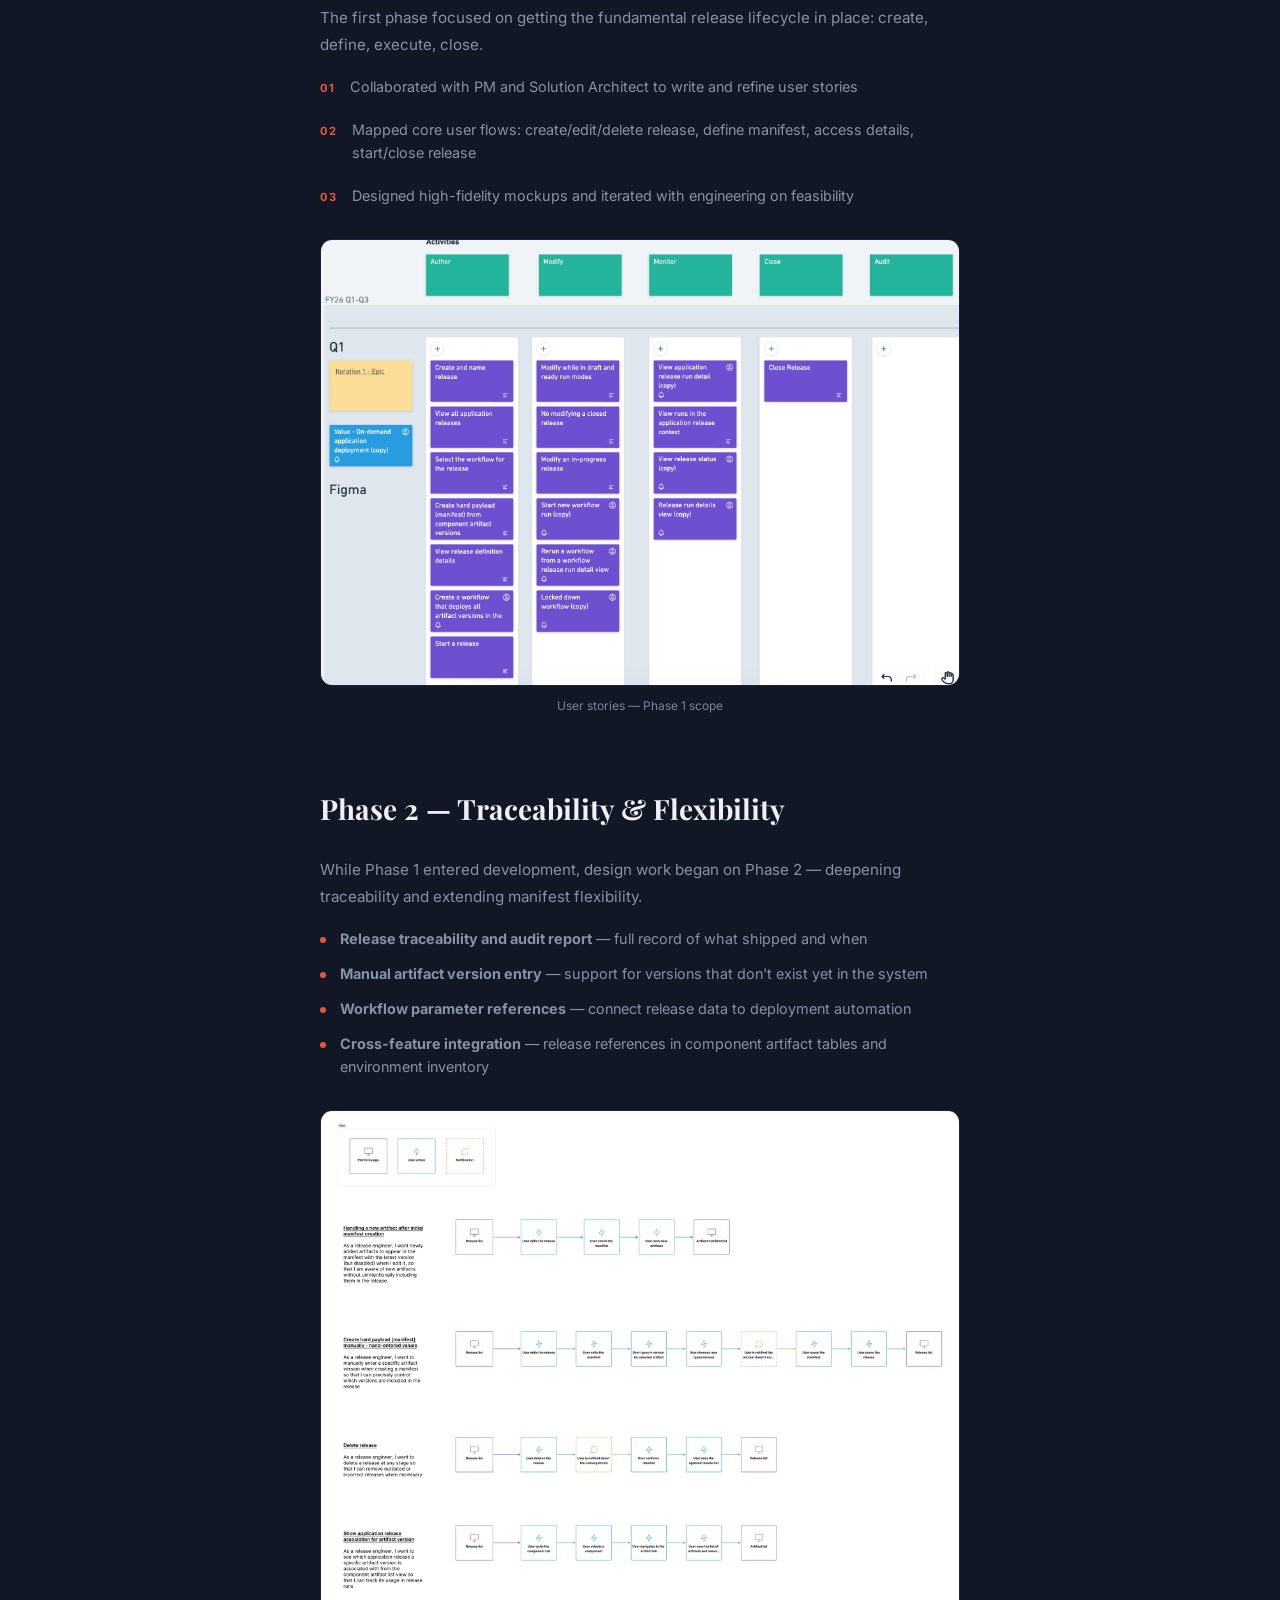
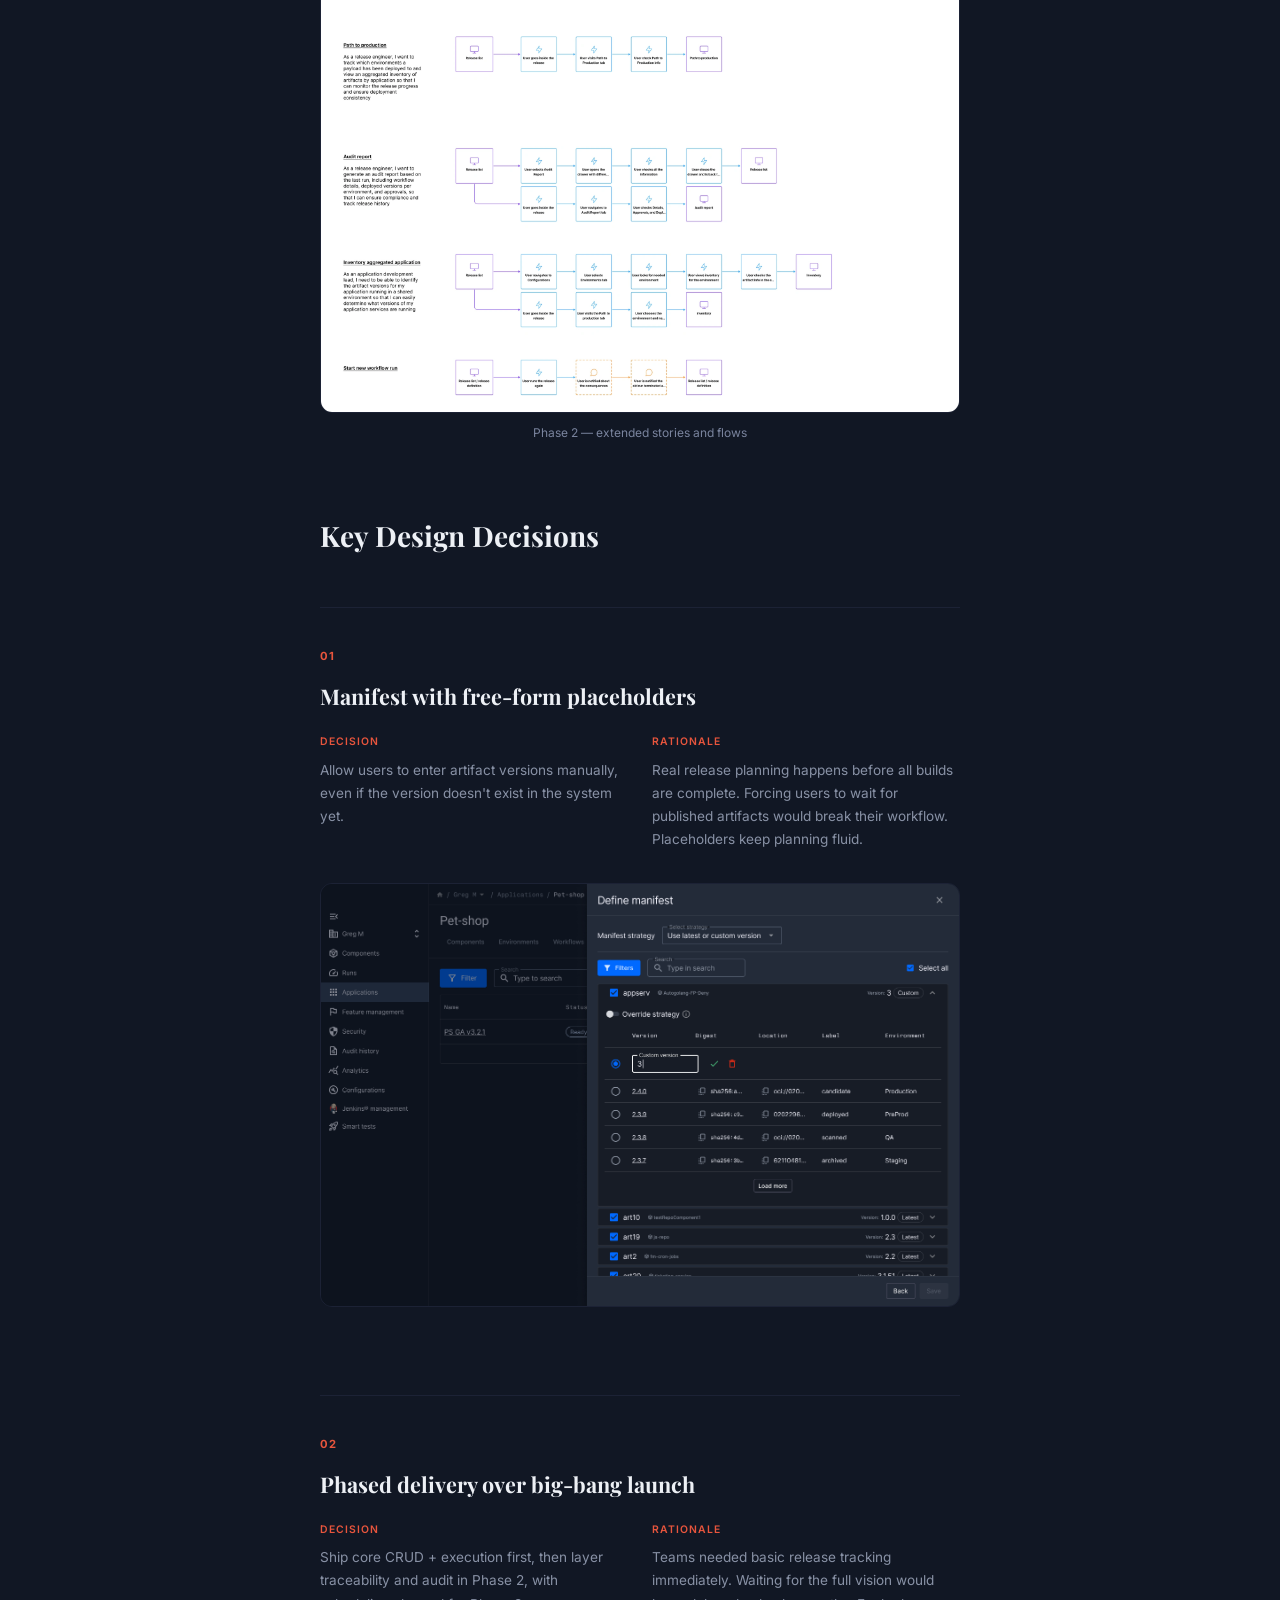
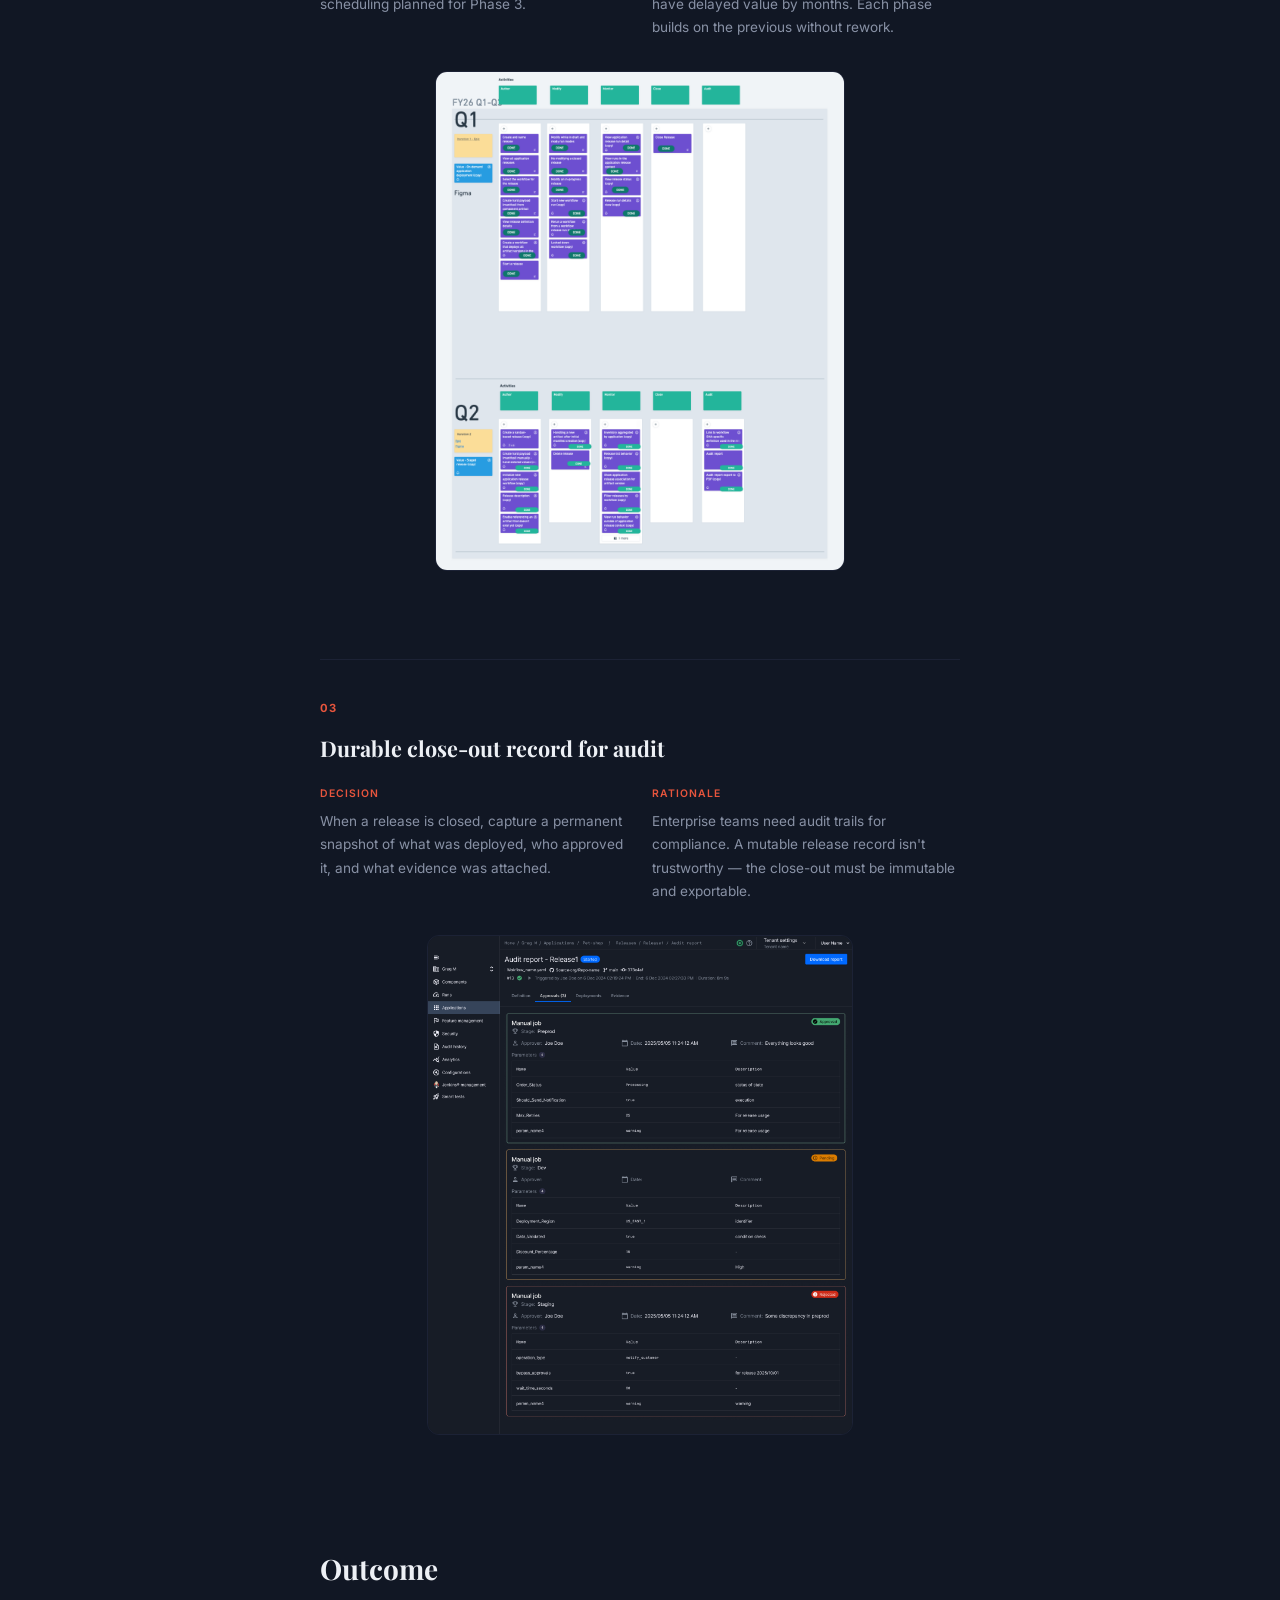
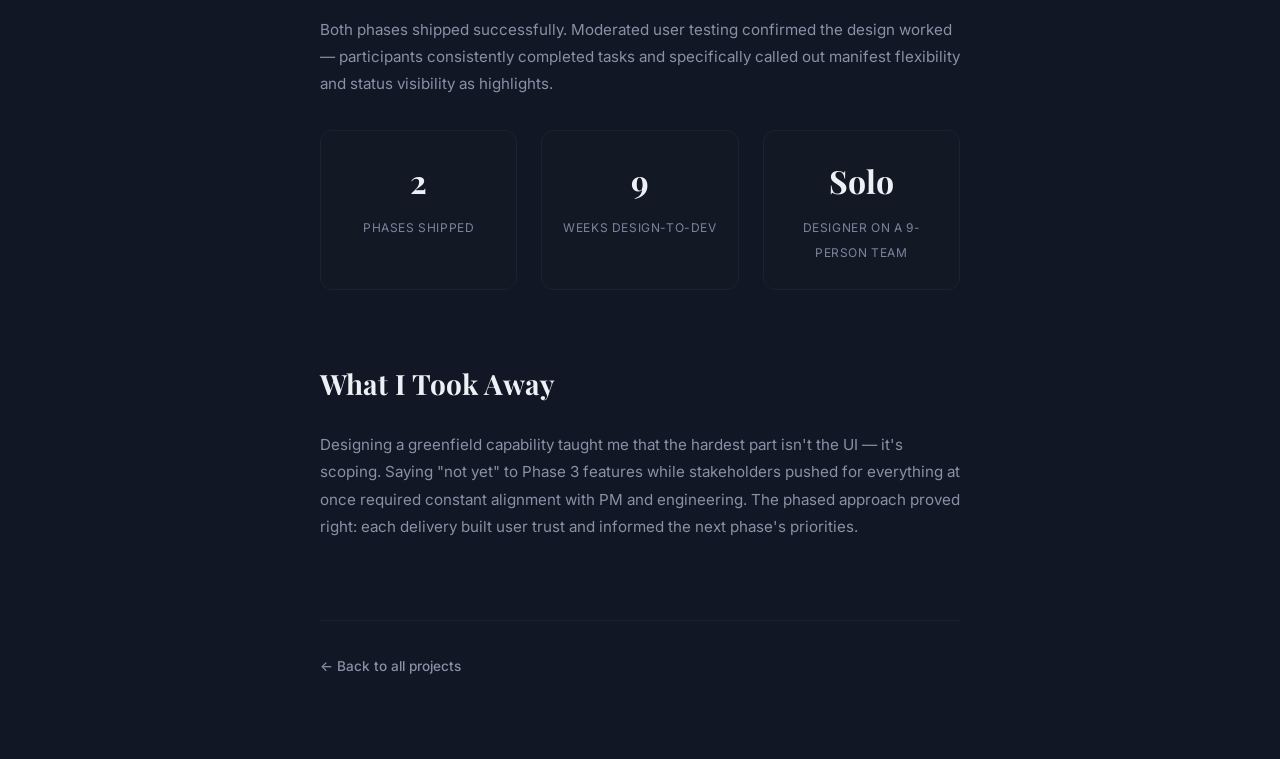
<file: release.html>
<!DOCTYPE html>
<html lang="en">
<head>
  <meta charset="UTF-8">
  <meta name="viewport" content="width=device-width, initial-scale=1.0">
  <title>Application Release — Arina Lowery</title>
  <link rel="stylesheet" href="styles.css">
  <link rel="stylesheet" href="case-study.css">
  <link rel="preconnect" href="https://fonts.googleapis.com">
  <link rel="preconnect" href="https://fonts.gstatic.com" crossorigin>
  <link href="https://fonts.googleapis.com/css2?family=Inter:wght@300;400;500;600;700&family=Playfair+Display:wght@700&display=swap" rel="stylesheet">
</head>
<body>

  <a href="index.html" class="back-link">&larr; Back to Work</a>

  <article class="case-study">

    <!-- Hero -->
    <header class="cs-hero">
      <span class="cs-tag">SaaS / B2B / B2C</span>
      <h1 class="cs-title">The platform had no way to track a release from planning to production — teams were flying blind.</h1>
      <p class="cs-subtitle">Designing a complete release process from scratch — manifest creation, workflow execution, traceability, and audit — as the sole designer across two shipped phases.</p>
    </header>

    <!-- Context Bar -->
    <section class="cs-context">
      <div class="cs-context-item">
        <span class="cs-context-label">Role</span>
        <p>Solo UX/UI Designer</p>
      </div>
      <div class="cs-context-item">
        <span class="cs-context-label">Team</span>
        <p>PM, Solution Architect, Engineering Manager, 6 developers</p>
      </div>
      <div class="cs-context-item">
        <span class="cs-context-label">Timeline</span>
        <p>Phase 1: 6 weeks, Phase 2: 3 weeks</p>
      </div>
      <div class="cs-context-item">
        <span class="cs-context-label">Validation</span>
        <p>Moderated qualitative user testing</p>
      </div>
    </section>

    <!-- Background -->
    <section class="cs-section">
      <h2 class="cs-section-title">Background</h2>
      <p class="cs-body">In software delivery, a release is a versioned collection of specific binaries and configuration that get deployed to production. Our platform's Application object didn't capture that process end-to-end — creating gaps in planning, execution order, visibility, and audit.</p>
      <p class="cs-body">Teams had no structured way to define what's in a release, track its progress, or prove what shipped. Everything was tribal knowledge and manual tracking.</p>
    </section>

    <!-- Goals -->
    <section class="cs-section">
      <h2 class="cs-section-title">Goals</h2>
      <ul class="cs-list">
        <li>Create and track releases with clear list and detail views</li>
        <li>Compose a manifest from artifact versions, with placeholders for not-yet-published artifacts</li>
        <li>Run and monitor workflows with progress visibility, gating, and reruns</li>
        <li>Full traceability and audit: application to artifact versions, environment updates, durable close-out record</li>
        <li>Scheduling and timing: cadence planning, on-schedule/late signals, deployment analytics</li>
      </ul>
    </section>

    <!-- Phase 1 -->
    <section class="cs-section">
      <h2 class="cs-section-title">Phase 1 — Core Capabilities</h2>
      <p class="cs-body">The first phase focused on getting the fundamental release lifecycle in place: create, define, execute, close.</p>

      <div class="cs-process-steps">
        <div class="cs-step">
          <span class="cs-step-number">01</span>
          <p>Collaborated with PM and Solution Architect to write and refine user stories</p>
        </div>
        <div class="cs-step">
          <span class="cs-step-number">02</span>
          <p>Mapped core user flows: create/edit/delete release, define manifest, access details, start/close release</p>
        </div>
        <div class="cs-step">
          <span class="cs-step-number">03</span>
          <p>Designed high-fidelity mockups and iterated with engineering on feasibility</p>
        </div>
      </div>

      <div class="cs-image-group">
        <figure class="cs-figure">
          <img src="images/release/DZQ97OUSbgJFfwRZ.webp" alt="Phase 1 user stories">
          <figcaption>User stories — Phase 1 scope</figcaption>
        </figure>
      </div>
    </section>

    <!-- Phase 2 -->
    <section class="cs-section">
      <h2 class="cs-section-title">Phase 2 — Traceability & Flexibility</h2>
      <p class="cs-body">While Phase 1 entered development, design work began on Phase 2 — deepening traceability and extending manifest flexibility.</p>

      <ul class="cs-list">
        <li><strong>Release traceability and audit report</strong> — full record of what shipped and when</li>
        <li><strong>Manual artifact version entry</strong> — support for versions that don't exist yet in the system</li>
        <li><strong>Workflow parameter references</strong> — connect release data to deployment automation</li>
        <li><strong>Cross-feature integration</strong> — release references in component artifact tables and environment inventory</li>
      </ul>

      <div class="cs-image-group">
        <figure class="cs-figure">
          <img src="images/release/l8DmMYazApQSReaz.webp" alt="Phase 2 user flows">
          <figcaption>Phase 2 — extended stories and flows</figcaption>
        </figure>
      </div>
    </section>

    <!-- Key Decisions -->
    <section class="cs-section">
      <h2 class="cs-section-title">Key Design Decisions</h2>

      <div class="cs-finding">
        <div class="cs-finding-header">
          <span class="cs-finding-number">01</span>
        </div>
        <h3 class="cs-finding-title">Manifest with free-form placeholders</h3>
        <div class="cs-finding-body">
          <div class="cs-finding-detail">
            <span class="cs-detail-label">Decision</span>
            <p>Allow users to enter artifact versions manually, even if the version doesn't exist in the system yet.</p>
          </div>
          <div class="cs-finding-detail">
            <span class="cs-detail-label">Rationale</span>
            <p>Real release planning happens before all builds are complete. Forcing users to wait for published artifacts would break their workflow. Placeholders keep planning fluid.</p>
          </div>
        </div>
        <div class="cs-finding-visual">
          <img src="images/release/portfolio-manual.png" alt="Manifest with free-form placeholders UI">
        </div>
      </div>

      <div class="cs-finding">
        <div class="cs-finding-header">
          <span class="cs-finding-number">02</span>
        </div>
        <h3 class="cs-finding-title">Phased delivery over big-bang launch</h3>
        <div class="cs-finding-body">
          <div class="cs-finding-detail">
            <span class="cs-detail-label">Decision</span>
            <p>Ship core CRUD + execution first, then layer traceability and audit in Phase 2, with scheduling planned for Phase 3.</p>
          </div>
          <div class="cs-finding-detail">
            <span class="cs-detail-label">Rationale</span>
            <p>Teams needed basic release tracking immediately. Waiting for the full vision would have delayed value by months. Each phase builds on the previous without rework.</p>
          </div>
        </div>
        <div class="cs-finding-visual">
          <img src="images/release/phased-delivery.png" alt="Phased delivery approach UI">
        </div>
      </div>

      <div class="cs-finding">
        <div class="cs-finding-header">
          <span class="cs-finding-number">03</span>
        </div>
        <h3 class="cs-finding-title">Durable close-out record for audit</h3>
        <div class="cs-finding-body">
          <div class="cs-finding-detail">
            <span class="cs-detail-label">Decision</span>
            <p>When a release is closed, capture a permanent snapshot of what was deployed, who approved it, and what evidence was attached.</p>
          </div>
          <div class="cs-finding-detail">
            <span class="cs-detail-label">Rationale</span>
            <p>Enterprise teams need audit trails for compliance. A mutable release record isn't trustworthy — the close-out must be immutable and exportable.</p>
          </div>
        </div>
        <div class="cs-finding-visual">
          <img src="images/release/portfolio-audit.png" alt="Durable close-out audit record UI">
        </div>
      </div>
    </section>

    <!-- Outcome -->
    <section class="cs-section">
      <h2 class="cs-section-title">Outcome</h2>
      <p class="cs-body">Both phases shipped successfully. Moderated user testing confirmed the design worked — participants consistently completed tasks and specifically called out manifest flexibility and status visibility as highlights.</p>
      <div class="cs-outcome-grid">
        <div class="cs-outcome-item">
          <span class="cs-outcome-number">2</span>
          <span class="cs-outcome-label">Phases shipped</span>
        </div>
        <div class="cs-outcome-item">
          <span class="cs-outcome-number">9</span>
          <span class="cs-outcome-label">Weeks design-to-dev</span>
        </div>
        <div class="cs-outcome-item">
          <span class="cs-outcome-number">Solo</span>
          <span class="cs-outcome-label">Designer on a 9-person team</span>
        </div>
      </div>
    </section>

    <!-- Reflection -->
    <section class="cs-section">
      <h2 class="cs-section-title">What I Took Away</h2>
      <p class="cs-body">Designing a greenfield capability taught me that the hardest part isn't the UI — it's scoping. Saying "not yet" to Phase 3 features while stakeholders pushed for everything at once required constant alignment with PM and engineering. The phased approach proved right: each delivery built user trust and informed the next phase's priorities.</p>
    </section>

    <!-- Footer nav -->
    <nav class="cs-footer-nav">
      <a href="index.html" class="cs-footer-link">&larr; Back to all projects</a>
    </nav>

  </article>

  <script src="case-study.js"></script>
</body>
</html>
</file>
<file: styles.css>
/* ===========================
   Base & Reset
   =========================== */

*, *::before, *::after {
  margin: 0;
  padding: 0;
  box-sizing: border-box;
}

:root {
  --accent: #E8553D;
  --bg: #111724;
  --bg-card: #131825;
  --text: #EDF0F5;
  --text-muted: #8891A5;
  --text-dim: #7A849E;
  --sidebar-width: 320px;
  --font-body: 'Inter', -apple-system, sans-serif;
  --font-display: 'Playfair Display', serif;
}

html {
  scroll-behavior: smooth;
}

body {
  font-family: var(--font-body);
  background: var(--bg);
  color: var(--text);
  line-height: 1.6;
  overflow-x: hidden;
}

a {
  color: inherit;
  text-decoration: none;
}

/* ===========================
   Layout: Two Panels
   =========================== */

.sidebar {
  position: fixed;
  top: 0;
  left: 0;
  width: var(--sidebar-width);
  height: 100vh;
  padding: 48px 40px;
  display: flex;
  flex-direction: column;
  justify-content: space-between;
  z-index: 10;
  border-right: 1px solid #1C2235;
}

.sidebar-content {
  display: flex;
  flex-direction: column;
  height: 100%;
}

.content {
  margin-left: var(--sidebar-width);
  padding: 80px 80px 120px;
  max-width: 900px;
}

/* ===========================
   Sidebar
   =========================== */

.name {
  font-family: var(--font-display);
  font-size: 3rem;
  font-weight: 700;
  line-height: 1.1;
  letter-spacing: -0.02em;
  margin-bottom: 12px;
}

.role {
  font-size: 0.875rem;
  font-weight: 400;
  color: var(--text-muted);
  letter-spacing: 0.05em;
  text-transform: uppercase;
  margin-bottom: 48px;
}

.nav {
  display: flex;
  flex-direction: column;
  gap: 16px;
  margin-top: auto;
  margin-bottom: auto;
}

.nav-link {
  font-size: 0.9rem;
  font-weight: 500;
  color: var(--text-dim);
  transition: color 0.3s ease;
  position: relative;
  padding-left: 0;
  transition: padding-left 0.3s ease, color 0.3s ease;
}

.nav-link::before {
  content: '';
  position: absolute;
  left: 0;
  top: 50%;
  transform: translateY(-50%);
  width: 0;
  height: 1px;
  background: var(--accent);
  transition: width 0.3s ease;
}

.nav-link:hover,
.nav-link.active {
  color: var(--text);
  padding-left: 20px;
}

.nav-link:hover::before,
.nav-link.active::before {
  width: 12px;
}

.sidebar-footer {
  display: flex;
  gap: 20px;
  margin-top: auto;
}

.social-link {
  font-size: 0.75rem;
  color: var(--text-dim);
  text-transform: uppercase;
  letter-spacing: 0.05em;
  transition: color 0.3s ease;
}

.social-link:hover {
  color: var(--accent);
}

/* ===========================
   Projects
   =========================== */

.project {
  padding: 80px 0;
  border-bottom: 1px solid #1C2235;
  opacity: 0;
  transform: translateY(30px);
  transition: opacity 0.6s ease, transform 0.6s ease;
}

.project.visible {
  opacity: 1;
  transform: translateY(0);
}

.project-header {
  display: flex;
  justify-content: space-between;
  align-items: center;
  margin-bottom: 32px;
}

.project-number {
  font-size: 0.75rem;
  font-weight: 600;
  color: var(--accent);
  letter-spacing: 0.1em;
}

.project-tag {
  font-size: 0.75rem;
  color: var(--text-dim);
  text-transform: uppercase;
  letter-spacing: 0.05em;
  padding: 4px 12px;
  border: 1px solid #2A3248;
  border-radius: 100px;
}

.project-problem {
  font-family: var(--font-display);
  font-size: 2rem;
  font-weight: 700;
  line-height: 1.3;
  margin-bottom: 40px;
  max-width: 600px;
}

.project-summary {
  display: grid;
  grid-template-columns: 1fr 1fr;
  gap: 32px;
  margin-bottom: 48px;
}

.summary-label {
  display: block;
  font-size: 0.7rem;
  font-weight: 600;
  text-transform: uppercase;
  letter-spacing: 0.1em;
  color: var(--accent);
  margin-bottom: 8px;
}

.summary-item p {
  font-size: 0.9rem;
  color: var(--text-muted);
  line-height: 1.7;
}

.project-visual {
  margin-bottom: 32px;
}

.visual-placeholder {
  width: 100%;
  height: 360px;
  background: var(--bg-card);
  border: 1px solid #1C2235;
  border-radius: 12px;
  display: flex;
  align-items: center;
  justify-content: center;
  color: var(--text-dim);
  font-size: 0.875rem;
  letter-spacing: 0.05em;
  transition: border-color 0.3s ease, transform 0.3s ease;
}

.visual-placeholder:hover {
  border-color: var(--accent);
  transform: scale(1.005);
  box-shadow: 0 0 20px rgba(232, 85, 61, 0.4), 0 0 40px rgba(232, 85, 61, 0.15);
}

.project-image {
  width: 100%;
  height: auto;
  border-radius: 12px;
  border: 1px solid #1C2235;
  cursor: pointer;
  transition: border-color 0.3s ease, transform 0.3s ease, box-shadow 0.3s ease;
}

.project-image:hover {
  border-color: var(--accent);
  transform: scale(1.005);
  box-shadow: 0 0 20px rgba(232, 85, 61, 0.4), 0 0 40px rgba(232, 85, 61, 0.15);
}

.project-cta {
  display: inline-flex;
  align-items: center;
  gap: 0;
  font-size: 0.8rem;
  font-weight: 600;
  text-transform: uppercase;
  letter-spacing: 0.1em;
  color: var(--text);
  padding-bottom: 4px;
  border-bottom: 1px solid var(--accent);
  transition: color 0.3s ease, border-color 0.3s ease;
}

.project-cta::after {
  content: '\2192';
  display: inline-block;
  width: 0;
  overflow: hidden;
  opacity: 0;
  transition: width 0.3s ease, opacity 0.3s ease, margin-left 0.3s ease;
  margin-left: 0;
}

.project-cta:hover {
  color: var(--accent);
}

.project-cta:hover::after {
  width: 16px;
  opacity: 1;
  margin-left: 6px;
}

/* ===========================
   About
   =========================== */

.about-section,
.contact-section {
  padding: 100px 0 80px;
}

.section-title {
  font-family: var(--font-display);
  font-size: 2.5rem;
  margin-bottom: 40px;
}

.about-content {
  max-width: 560px;
}

.about-text {
  font-size: 1rem;
  color: var(--text-muted);
  margin-bottom: 24px;
  line-height: 1.8;
}

.about-details {
  margin-top: 48px;
  display: flex;
  flex-direction: column;
  gap: 24px;
}

.detail-label {
  display: block;
  font-size: 0.7rem;
  font-weight: 600;
  text-transform: uppercase;
  letter-spacing: 0.1em;
  color: var(--accent);
  margin-bottom: 6px;
}

.detail-group p {
  font-size: 0.9rem;
  color: var(--text-muted);
}

/* ===========================
   Contact
   =========================== */

.contact-text {
  font-size: 1rem;
  color: var(--text-muted);
  margin-bottom: 32px;
  max-width: 400px;
}

.contact-email {
  font-family: var(--font-display);
  font-size: 1.5rem;
  color: var(--text);
  border-bottom: 2px solid var(--accent);
  padding-bottom: 4px;
  transition: color 0.3s ease;
}

.contact-email:hover {
  color: var(--accent);
}

/* ===========================
   Responsive
   =========================== */

@media (max-width: 900px) {
  .sidebar {
    position: relative;
    width: 100%;
    height: auto;
    padding: 32px 24px;
    border-right: none;
    border-bottom: 1px solid #1C2235;
  }

  .sidebar-content {
    flex-direction: row;
    align-items: center;
    flex-wrap: wrap;
    gap: 16px;
  }

  .name {
    font-size: 1.5rem;
  }

  .name br {
    display: none;
  }

  .role {
    margin-bottom: 0;
  }

  .nav {
    flex-direction: row;
    margin: 0;
  }

  .sidebar-footer {
    display: none;
  }

  .content {
    margin-left: 0;
    padding: 40px 24px 80px;
  }

  .project-problem {
    font-size: 1.5rem;
  }

  .project-summary {
    grid-template-columns: 1fr;
  }
}
</file>
<file: case-study.css>
/* ===========================
   Case Study Page Styles
   =========================== */

.back-link {
  position: fixed;
  top: 32px;
  left: 40px;
  font-size: 0.8rem;
  font-weight: 500;
  color: var(--text-muted);
  text-decoration: none;
  z-index: 100;
  transition: color 0.3s ease;
}

.back-link:hover {
  color: var(--text);
}

.case-study {
  max-width: 720px;
  margin: 0 auto;
  padding: 120px 40px 80px;
}

/* Hero */
.cs-hero {
  margin-bottom: 64px;
  padding-bottom: 48px;
  border-bottom: 1px solid #1C2235;
}

.cs-tag {
  display: inline-block;
  font-size: 0.7rem;
  text-transform: uppercase;
  letter-spacing: 0.08em;
  color: var(--text-dim);
  padding: 4px 12px;
  border: 1px solid #2A3248;
  border-radius: 100px;
  margin-bottom: 24px;
}

.cs-title {
  font-family: var(--font-display);
  font-size: 2.5rem;
  font-weight: 700;
  line-height: 1.25;
  margin-bottom: 24px;
}

.cs-subtitle {
  font-size: 1.05rem;
  color: var(--text-muted);
  line-height: 1.7;
  max-width: 600px;
}

/* Context Bar */
.cs-context {
  display: grid;
  grid-template-columns: repeat(2, 1fr);
  gap: 24px 40px;
  margin-bottom: 72px;
  padding: 32px;
  background: var(--bg-card);
  border: 1px solid #1C2235;
  border-radius: 12px;
}

.cs-context-label {
  display: block;
  font-size: 0.65rem;
  font-weight: 600;
  text-transform: uppercase;
  letter-spacing: 0.1em;
  color: var(--accent);
  margin-bottom: 6px;
}

.cs-context-item p {
  font-size: 0.85rem;
  color: var(--text-muted);
  line-height: 1.5;
}

/* Sections */
.cs-section {
  margin-bottom: 72px;
}

.cs-section-title {
  font-family: var(--font-display);
  font-size: 1.75rem;
  font-weight: 700;
  margin-bottom: 24px;
}

.cs-body {
  font-size: 0.95rem;
  color: var(--text-muted);
  line-height: 1.8;
  margin-bottom: 16px;
}

.cs-body--muted {
  color: var(--text-dim);
  margin-bottom: 40px;
}

/* Process Steps */
.cs-process-steps {
  display: flex;
  flex-direction: column;
  gap: 20px;
  margin-top: 16px;
}

.cs-step {
  display: flex;
  align-items: baseline;
  gap: 16px;
}

.cs-step-number {
  font-size: 0.7rem;
  font-weight: 700;
  color: var(--accent);
  letter-spacing: 0.05em;
  flex-shrink: 0;
}

.cs-step p {
  font-size: 0.9rem;
  color: var(--text-muted);
  line-height: 1.6;
}

/* Findings */
.cs-finding {
  margin-top: 48px;
  padding: 40px 0;
  border-top: 1px solid #1C2235;
}

.cs-finding-header {
  display: flex;
  align-items: center;
  gap: 12px;
  margin-bottom: 16px;
}

.cs-finding-number {
  font-size: 0.7rem;
  font-weight: 700;
  color: var(--accent);
  letter-spacing: 0.1em;
}

.cs-finding-heuristic {
  font-size: 0.7rem;
  text-transform: uppercase;
  letter-spacing: 0.05em;
  color: var(--text-dim);
  padding: 3px 10px;
  border: 1px solid #2A3248;
  border-radius: 100px;
}

.cs-finding-title {
  font-family: var(--font-display);
  font-size: 1.35rem;
  font-weight: 700;
  line-height: 1.3;
  margin-bottom: 24px;
}

.cs-finding-body {
  display: grid;
  grid-template-columns: 1fr 1fr;
  gap: 24px;
  margin-bottom: 32px;
}

.cs-detail-label {
  display: block;
  font-size: 0.65rem;
  font-weight: 600;
  text-transform: uppercase;
  letter-spacing: 0.1em;
  color: var(--accent);
  margin-bottom: 8px;
}

.cs-finding-detail p {
  font-size: 0.85rem;
  color: var(--text-muted);
  line-height: 1.7;
}

.cs-finding-visual {
  margin-top: 16px;
}

.cs-finding-visual .visual-placeholder {
  height: 280px;
}

.cs-finding-visual img {
  max-width: 100%;
  height: auto;
  border-radius: 12px;
  border: 1px solid #1C2235;
  display: block;
  margin: 0 auto;
  max-height: 500px;
  object-fit: contain;
}

/* List */
.cs-list {
  list-style: none;
  margin: 16px 0;
  padding: 0;
  display: flex;
  flex-direction: column;
  gap: 12px;
}

.cs-list li {
  font-size: 0.9rem;
  color: var(--text-muted);
  line-height: 1.6;
  padding-left: 20px;
  position: relative;
}

.cs-list li::before {
  content: '';
  position: absolute;
  left: 0;
  top: 10px;
  width: 6px;
  height: 6px;
  border-radius: 50%;
  background: var(--accent);
}

/* Outcome Grid */
.cs-outcome-grid {
  display: grid;
  grid-template-columns: repeat(3, 1fr);
  gap: 24px;
  margin-top: 32px;
}

.cs-outcome-item {
  text-align: center;
  padding: 24px 16px;
  background: var(--bg-card);
  border: 1px solid #1C2235;
  border-radius: 12px;
}

.cs-outcome-number {
  display: block;
  font-family: var(--font-display);
  font-size: 2rem;
  font-weight: 700;
  color: var(--text);
  margin-bottom: 8px;
}

.cs-outcome-label {
  font-size: 0.75rem;
  color: var(--text-dim);
  text-transform: uppercase;
  letter-spacing: 0.05em;
}

/* Footer Nav */
.cs-footer-nav {
  margin-top: 80px;
  padding-top: 32px;
  border-top: 1px solid #1C2235;
}

.cs-footer-link {
  font-size: 0.85rem;
  font-weight: 500;
  color: var(--text-muted);
  transition: color 0.3s ease;
}

.cs-footer-link:hover {
  color: var(--text);
}

/* Figures & Image Groups */
.cs-image-group {
  margin-top: 32px;
  display: flex;
  flex-direction: column;
  gap: 24px;
}

.cs-figure {
  margin: 0;
}

.cs-figure img {
  width: 100%;
  height: auto;
  border-radius: 12px;
  border: 1px solid #1C2235;
  display: block;
}

.cs-figure figcaption {
  margin-top: 10px;
  font-size: 0.75rem;
  color: var(--text-dim);
  text-align: center;
}

/* Outcome variant for text labels */
.cs-outcome-number--small {
  font-family: var(--font-body);
  font-size: 0.7rem;
  font-weight: 600;
  text-transform: uppercase;
  letter-spacing: 0.08em;
  color: var(--accent);
}

/* Lightbox */
.lightbox-overlay {
  position: fixed;
  top: 0;
  left: 0;
  width: 100%;
  height: 100%;
  background: rgba(10, 14, 24, 0.92);
  display: flex;
  align-items: center;
  justify-content: center;
  z-index: 1000;
  opacity: 0;
  pointer-events: none;
  transition: opacity 0.3s ease;
  cursor: zoom-out;
}

.lightbox-overlay.active {
  opacity: 1;
  pointer-events: all;
}

.lightbox-overlay img {
  max-width: 90vw;
  max-height: 90vh;
  border-radius: 8px;
  object-fit: contain;
  transform: scale(0.95);
  transition: transform 0.3s ease;
}

.lightbox-overlay.active img {
  transform: scale(1);
}

/* Make case study images clickable */
.cs-finding-visual img,
.cs-figure img {
  cursor: zoom-in;
  transition: border-color 0.3s ease, transform 0.2s ease;
}

.cs-finding-visual img:hover,
.cs-figure img:hover {
  border-color: var(--accent);
  transform: scale(1.005);
}

/* Responsive */
@media (max-width: 700px) {
  .case-study {
    padding: 100px 24px 60px;
  }

  .cs-title {
    font-size: 1.75rem;
  }

  .cs-context {
    grid-template-columns: 1fr;
  }

  .cs-finding-body {
    grid-template-columns: 1fr;
  }

  .cs-outcome-grid {
    grid-template-columns: 1fr;
  }

  .back-link {
    top: 20px;
    left: 20px;
  }
}
</file>
